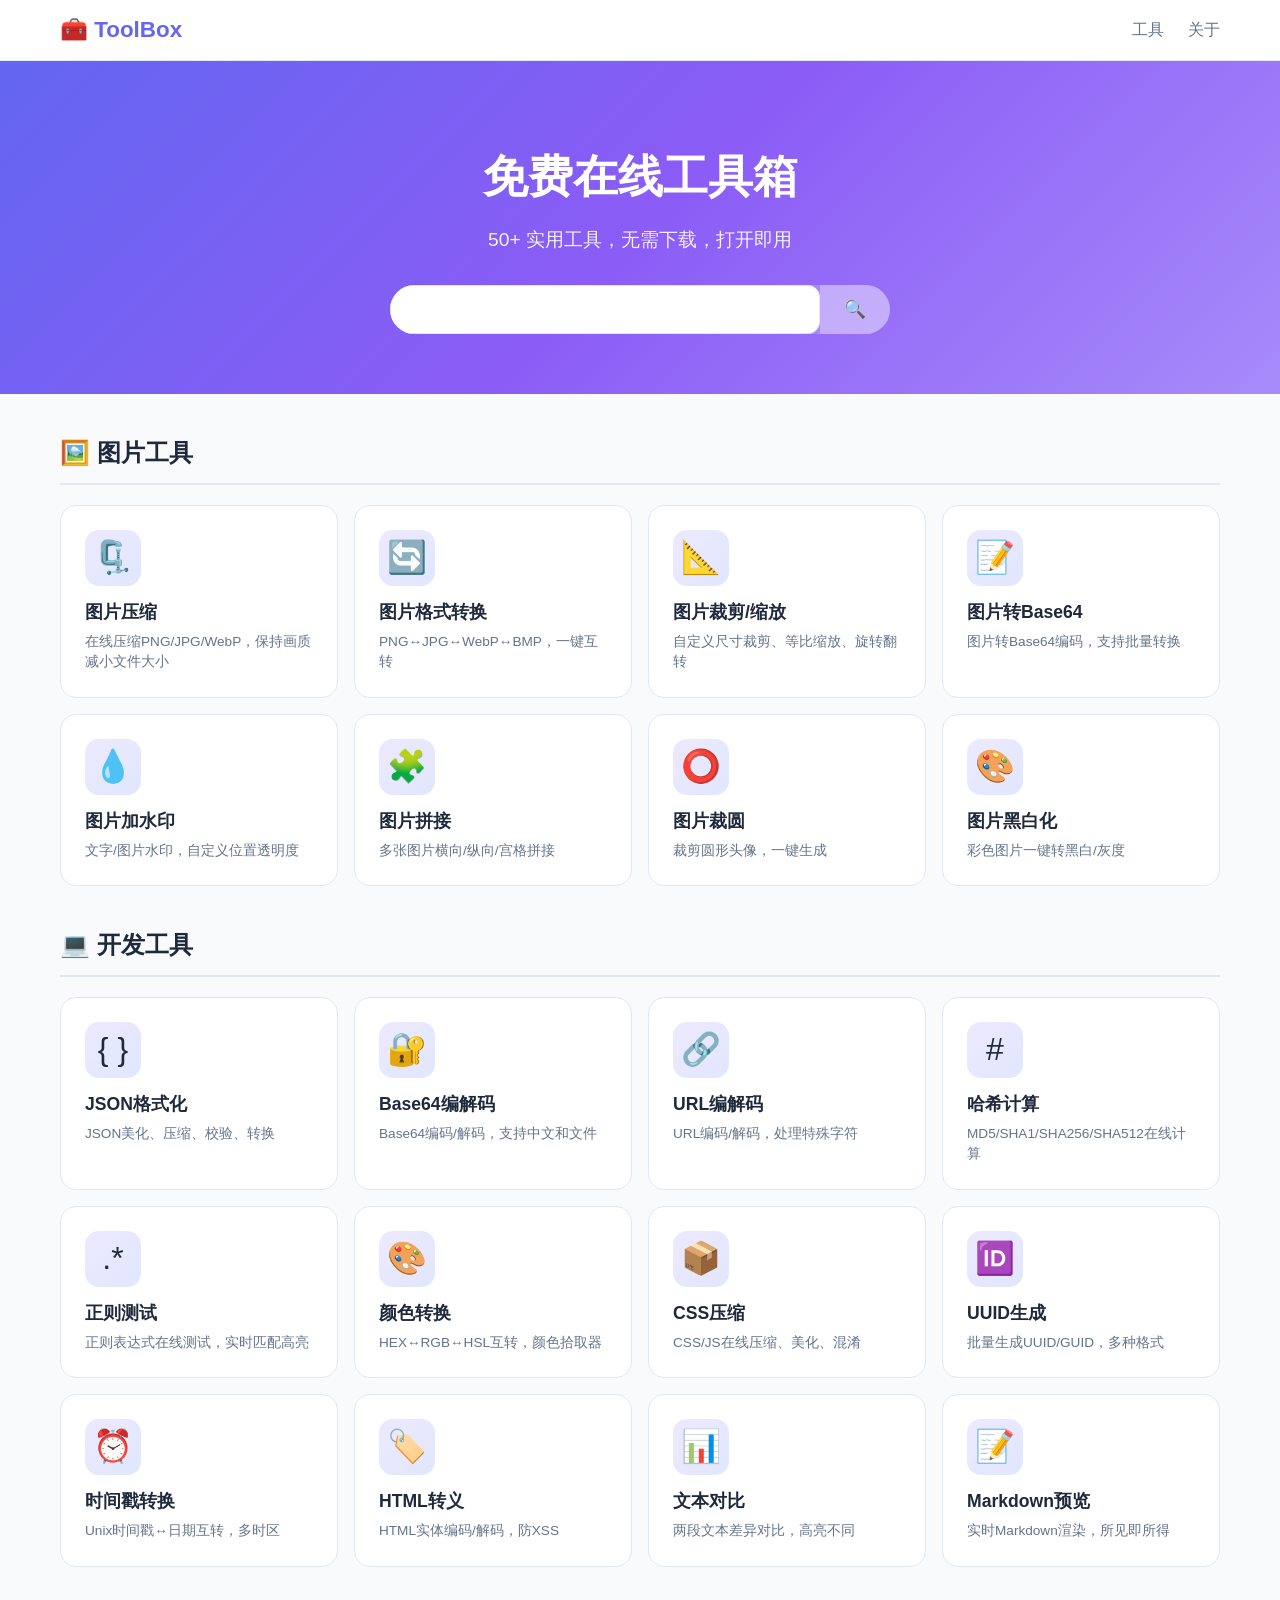
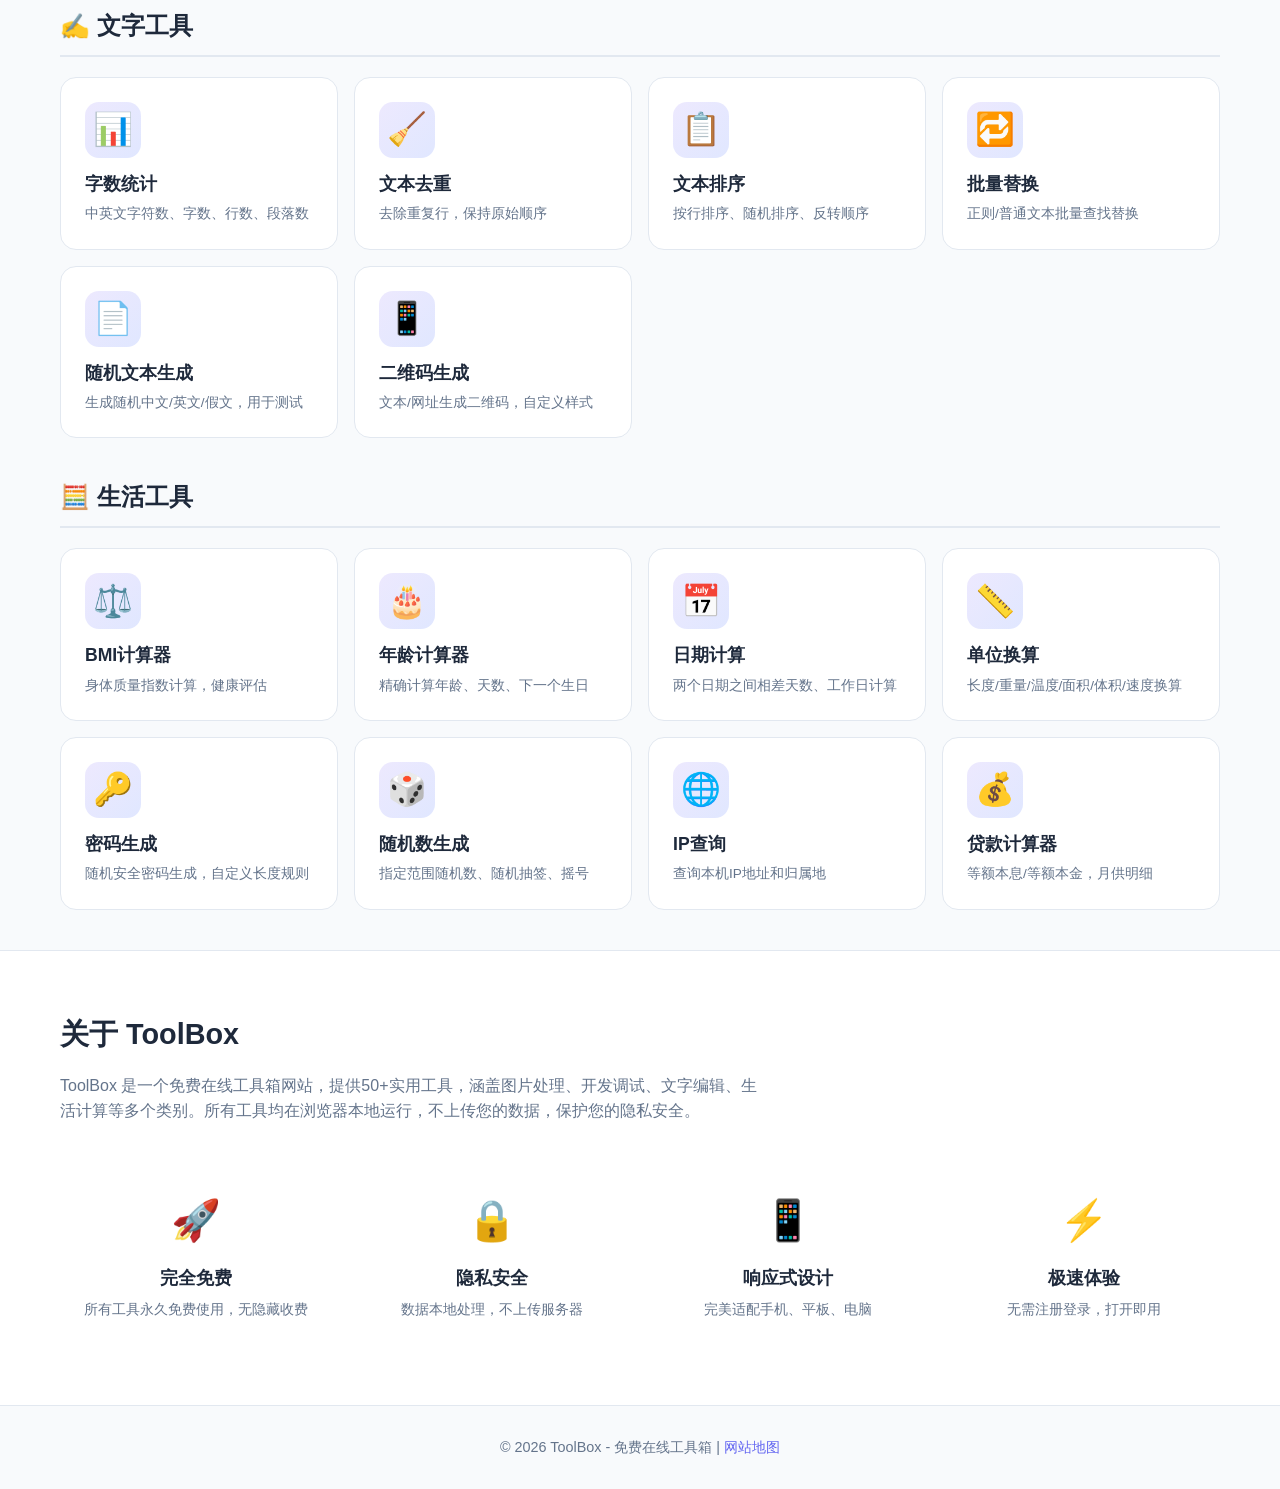
<file: toolbox-site/index.html>
<!DOCTYPE html>
<html lang="zh-CN">
<head>
<meta charset="UTF-8">
<meta name="viewport" content="width=device-width, initial-scale=1.0">
<title>在线工具箱 - 免费实用工具集合 | ToolBox</title>
<meta name="description" content="免费在线工具箱，提供图片压缩、JSON格式化、Base64编解码、颜色转换、文字处理等50+实用工具，无需下载，打开即用。">
<meta name="keywords" content="在线工具,工具箱,图片压缩,JSON格式化,Base64,颜色转换,文字处理,开发者工具,免费工具">
<meta name="author" content="ToolBox">
<meta property="og:title" content="在线工具箱 - 免费实用工具集合">
<meta property="og:description" content="50+免费在线工具，图片处理、开发调试、文字编辑、格式转换，打开即用。">
<meta property="og:type" content="website">
<meta property="og:url" content="https://toolbox-site.zyqmile525.workers.dev">
<link rel="canonical" href="https://toolbox-site.zyqmile525.workers.dev">
<link rel="stylesheet" href="css/style.css">
</head>
<body>
<header class="header">
  <div class="container">
    <a href="index.html" class="logo">🧰 ToolBox</a>
    <nav class="nav">
      <a href="#tools">工具</a>
      <a href="#about">关于</a>
    </nav>
  </div>
</header>

<section class="hero">
  <div class="container">
    <h1>免费在线工具箱</h1>
    <p>50+ 实用工具，无需下载，打开即用</p>
    <div class="search-box">
      <input type="text" id="searchInput" placeholder="搜索工具..." oninput="filterTools()">
      <button>🔍</button>
    </div>
  </div>
</section>

<section class="tools-section" id="tools">
  <div class="container">
    <h2 class="section-title">🖼️ 图片工具</h2>
    <div class="tools-grid" data-category="image">
      <a href="tools/image-compress.html" class="tool-card">
        <div class="tool-icon">🗜️</div>
        <h3>图片压缩</h3>
        <p>在线压缩PNG/JPG/WebP，保持画质减小文件大小</p>
      </a>
      <a href="tools/image-convert.html" class="tool-card">
        <div class="tool-icon">🔄</div>
        <h3>图片格式转换</h3>
        <p>PNG↔JPG↔WebP↔BMP，一键互转</p>
      </a>
      <a href="tools/image-resize.html" class="tool-card">
        <div class="tool-icon">📐</div>
        <h3>图片裁剪/缩放</h3>
        <p>自定义尺寸裁剪、等比缩放、旋转翻转</p>
      </a>
      <a href="tools/image-to-base64.html" class="tool-card">
        <div class="tool-icon">📝</div>
        <h3>图片转Base64</h3>
        <p>图片转Base64编码，支持批量转换</p>
      </a>
      <a href="tools/image-watermark.html" class="tool-card">
        <div class="tool-icon">💧</div>
        <h3>图片加水印</h3>
        <p>文字/图片水印，自定义位置透明度</p>
      </a>
      <a href="tools/image-merge.html" class="tool-card">
        <div class="tool-icon">🧩</div>
        <h3>图片拼接</h3>
        <p>多张图片横向/纵向/宫格拼接</p>
      </a>
      <a href="tools/image-crop-circle.html" class="tool-card">
        <div class="tool-icon">⭕</div>
        <h3>图片裁圆</h3>
        <p>裁剪圆形头像，一键生成</p>
      </a>
      <a href="tools/image-gray.html" class="tool-card">
        <div class="tool-icon">🎨</div>
        <h3>图片黑白化</h3>
        <p>彩色图片一键转黑白/灰度</p>
      </a>
    </div>

    <h2 class="section-title">💻 开发工具</h2>
    <div class="tools-grid" data-category="dev">
      <a href="tools/json-formatter.html" class="tool-card">
        <div class="tool-icon">{ }</div>
        <h3>JSON格式化</h3>
        <p>JSON美化、压缩、校验、转换</p>
      </a>
      <a href="tools/base64.html" class="tool-card">
        <div class="tool-icon">🔐</div>
        <h3>Base64编解码</h3>
        <p>Base64编码/解码，支持中文和文件</p>
      </a>
      <a href="tools/url-encode.html" class="tool-card">
        <div class="tool-icon">🔗</div>
        <h3>URL编解码</h3>
        <p>URL编码/解码，处理特殊字符</p>
      </a>
      <a href="tools/hash.html" class="tool-card">
        <div class="tool-icon">#</div>
        <h3>哈希计算</h3>
        <p>MD5/SHA1/SHA256/SHA512在线计算</p>
      </a>
      <a href="tools/regex.html" class="tool-card">
        <div class="tool-icon">.*</div>
        <h3>正则测试</h3>
        <p>正则表达式在线测试，实时匹配高亮</p>
      </a>
      <a href="tools/color-converter.html" class="tool-card">
        <div class="tool-icon">🎨</div>
        <h3>颜色转换</h3>
        <p>HEX↔RGB↔HSL互转，颜色拾取器</p>
      </a>
      <a href="tools/css-minify.html" class="tool-card">
        <div class="tool-icon">📦</div>
        <h3>CSS压缩</h3>
        <p>CSS/JS在线压缩、美化、混淆</p>
      </a>
      <a href="tools/uuid.html" class="tool-card">
        <div class="tool-icon">🆔</div>
        <h3>UUID生成</h3>
        <p>批量生成UUID/GUID，多种格式</p>
      </a>
      <a href="tools/timestamp.html" class="tool-card">
        <div class="tool-icon">⏰</div>
        <h3>时间戳转换</h3>
        <p>Unix时间戳↔日期互转，多时区</p>
      </a>
      <a href="tools/html-escape.html" class="tool-card">
        <div class="tool-icon">🏷️</div>
        <h3>HTML转义</h3>
        <p>HTML实体编码/解码，防XSS</p>
      </a>
      <a href="tools/diff.html" class="tool-card">
        <div class="tool-icon">📊</div>
        <h3>文本对比</h3>
        <p>两段文本差异对比，高亮不同</p>
      </a>
      <a href="tools/markdown.html" class="tool-card">
        <div class="tool-icon">📝</div>
        <h3>Markdown预览</h3>
        <p>实时Markdown渲染，所见即所得</p>
      </a>
    </div>

    <h2 class="section-title">✍️ 文字工具</h2>
    <div class="tools-grid" data-category="text">
      <a href="tools/word-count.html" class="tool-card">
        <div class="tool-icon">📊</div>
        <h3>字数统计</h3>
        <p>中英文字符数、字数、行数、段落数</p>
      </a>
      <a href="tools/text-dedup.html" class="tool-card">
        <div class="tool-icon">🧹</div>
        <h3>文本去重</h3>
        <p>去除重复行，保持原始顺序</p>
      </a>
      <a href="tools/text-sort.html" class="tool-card">
        <div class="tool-icon">📋</div>
        <h3>文本排序</h3>
        <p>按行排序、随机排序、反转顺序</p>
      </a>
      <a href="tools/text-replace.html" class="tool-card">
        <div class="tool-icon">🔁</div>
        <h3>批量替换</h3>
        <p>正则/普通文本批量查找替换</p>
      </a>
      <a href="tools/lorem.html" class="tool-card">
        <div class="tool-icon">📄</div>
        <h3>随机文本生成</h3>
        <p>生成随机中文/英文/假文，用于测试</p>
      </a>
      <a href="tools/qr-code.html" class="tool-card">
        <div class="tool-icon">📱</div>
        <h3>二维码生成</h3>
        <p>文本/网址生成二维码，自定义样式</p>
      </a>
    </div>

    <h2 class="section-title">🧮 生活工具</h2>
    <div class="tools-grid" data-category="life">
      <a href="tools/bmi.html" class="tool-card">
        <div class="tool-icon">⚖️</div>
        <h3>BMI计算器</h3>
        <p>身体质量指数计算，健康评估</p>
      </a>
      <a href="tools/age.html" class="tool-card">
        <div class="tool-icon">🎂</div>
        <h3>年龄计算器</h3>
        <p>精确计算年龄、天数、下一个生日</p>
      </a>
      <a href="tools/date-diff.html" class="tool-card">
        <div class="tool-icon">📅</div>
        <h3>日期计算</h3>
        <p>两个日期之间相差天数、工作日计算</p>
      </a>
      <a href="tools/unit-convert.html" class="tool-card">
        <div class="tool-icon">📏</div>
        <h3>单位换算</h3>
        <p>长度/重量/温度/面积/体积/速度换算</p>
      </a>
      <a href="tools/password-gen.html" class="tool-card">
        <div class="tool-icon">🔑</div>
        <h3>密码生成</h3>
        <p>随机安全密码生成，自定义长度规则</p>
      </a>
      <a href="tools/random-number.html" class="tool-card">
        <div class="tool-icon">🎲</div>
        <h3>随机数生成</h3>
        <p>指定范围随机数、随机抽签、摇号</p>
      </a>
      <a href="tools/ip.html" class="tool-card">
        <div class="tool-icon">🌐</div>
        <h3>IP查询</h3>
        <p>查询本机IP地址和归属地</p>
      </a>
      <a href="tools/loan.html" class="tool-card">
        <div class="tool-icon">💰</div>
        <h3>贷款计算器</h3>
        <p>等额本息/等额本金，月供明细</p>
      </a>
    </div>
  </div>
</section>

<section class="about-section" id="about">
  <div class="container">
    <h2>关于 ToolBox</h2>
    <p>ToolBox 是一个免费在线工具箱网站，提供50+实用工具，涵盖图片处理、开发调试、文字编辑、生活计算等多个类别。所有工具均在浏览器本地运行，不上传您的数据，保护您的隐私安全。</p>
    <div class="features">
      <div class="feature">
        <div class="feature-icon">🚀</div>
        <h3>完全免费</h3>
        <p>所有工具永久免费使用，无隐藏收费</p>
      </div>
      <div class="feature">
        <div class="feature-icon">🔒</div>
        <h3>隐私安全</h3>
        <p>数据本地处理，不上传服务器</p>
      </div>
      <div class="feature">
        <div class="feature-icon">📱</div>
        <h3>响应式设计</h3>
        <p>完美适配手机、平板、电脑</p>
      </div>
      <div class="feature">
        <div class="feature-icon">⚡</div>
        <h3>极速体验</h3>
        <p>无需注册登录，打开即用</p>
      </div>
    </div>
  </div>
</section>

<footer class="footer">
  <div class="container">
    <p>© 2026 ToolBox - 免费在线工具箱 | <a href="sitemap.xml">网站地图</a></p>
  </div>
</footer>

<script src="js/main.js"></script>
</body>
</html>
</file>
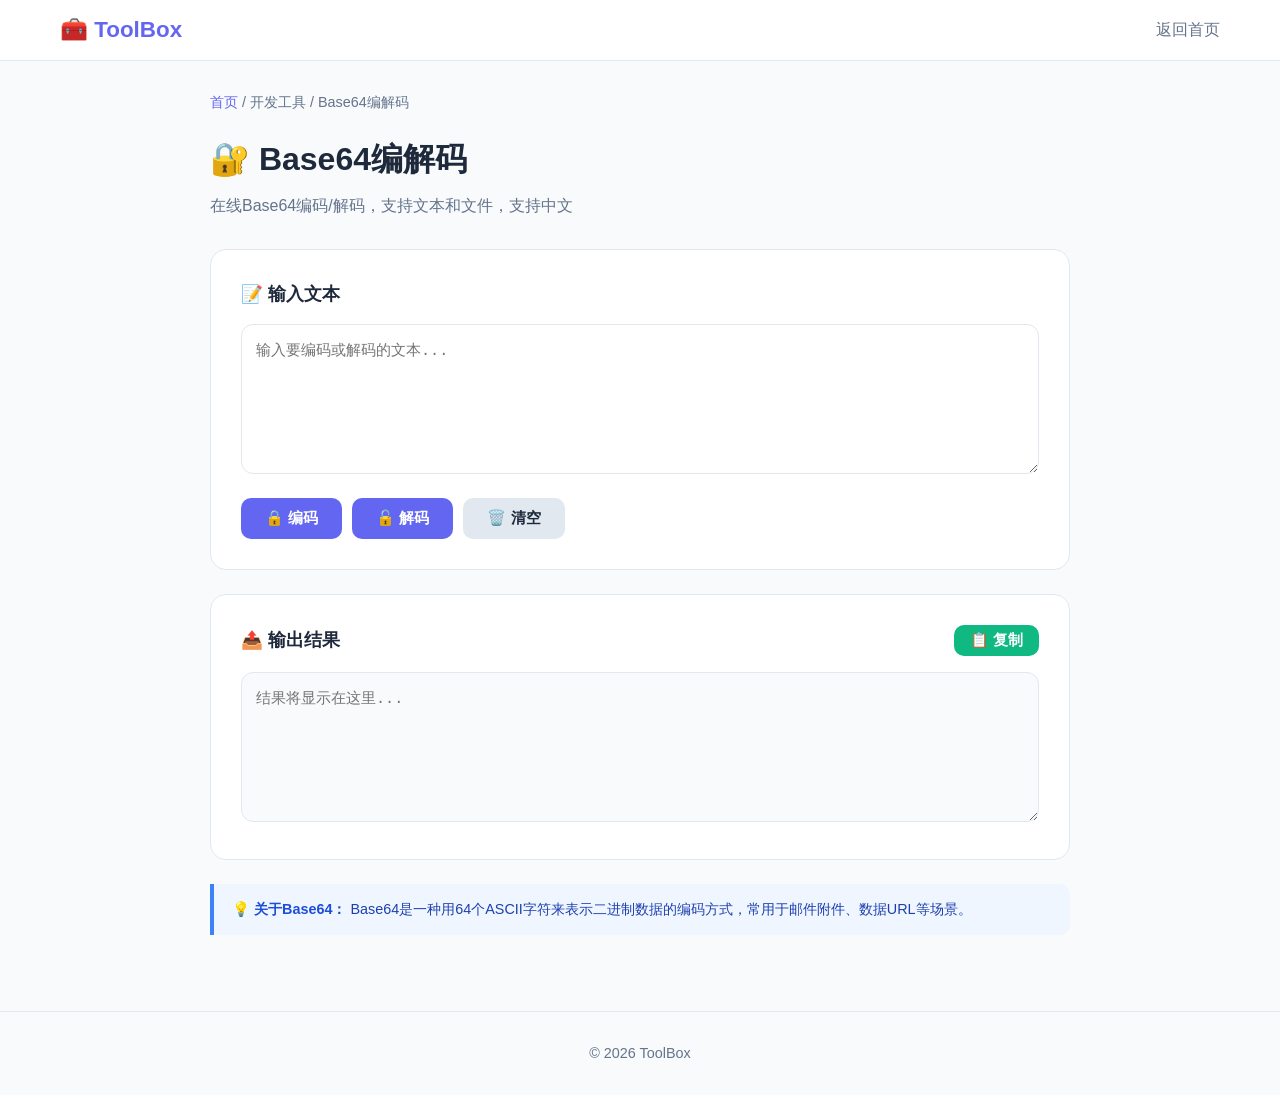
<file: toolbox-site/tools/base64.html>
<!DOCTYPE html>
<html lang="zh-CN">
<head>
<meta charset="UTF-8">
<meta name="viewport" content="width=device-width, initial-scale=1.0">
<title>Base64编解码 - 在线Base64编码解码工具 | ToolBox</title>
<meta name="description" content="免费在线Base64编码解码工具，支持文本和文件的Base64转换，支持中文。">
<link rel="stylesheet" href="../css/style.css">
</head>
<body>
<header class="header"><div class="container"><a href="../index.html" class="logo">🧰 ToolBox</a><nav class="nav"><a href="../index.html">返回首页</a></nav></div></header>
<main class="tool-page"><div class="container">
<div class="breadcrumb"><a href="../index.html">首页</a> / 开发工具 / Base64编解码</div>
<h1>🔐 Base64编解码</h1>
<p class="subtitle">在线Base64编码/解码，支持文本和文件，支持中文</p>
<div class="tool-area">
<h3>📝 输入文本</h3>
<textarea id="input" placeholder="输入要编码或解码的文本..."></textarea>
<div class="btn-group">
<button class="btn btn-primary" onclick="encode()">🔒 编码</button>
<button class="btn btn-primary" onclick="decode()">🔓 解码</button>
<button class="btn btn-secondary" onclick="clearAll()">🗑️ 清空</button>
</div></div>
<div class="tool-area">
<h3>📤 输出结果 <button class="btn btn-success" style="margin-left:auto;padding:6px 16px;font-size:0.85em" onclick="copyToClipboard(output.value)">📋 复制</button></h3>
<textarea id="output" placeholder="结果将显示在这里..." style="min-height:150px;background:#f8fafc"></textarea>
</div>
<div class="tip"><strong>💡 关于Base64：</strong> Base64是一种用64个ASCII字符来表示二进制数据的编码方式，常用于邮件附件、数据URL等场景。</div>
</div></main>
<footer class="footer"><div class="container">© 2026 ToolBox</div></footer>
<script src="../js/main.js"></script>
<script>
function encode(){try{output.value=btoa(unescape(encodeURIComponent(input.value)));showToast('编码成功')}catch(e){output.value='❌ 错误: '+e.message}}
function decode(){try{output.value=decodeURIComponent(escape(atob(input.value.trim())));showToast('解码成功')}catch(e){output.value='❌ 错误: 请输入有效的Base64字符串'}}
function clearAll(){input.value='';output.value=''}
</script>
</body>
</html>
</file>
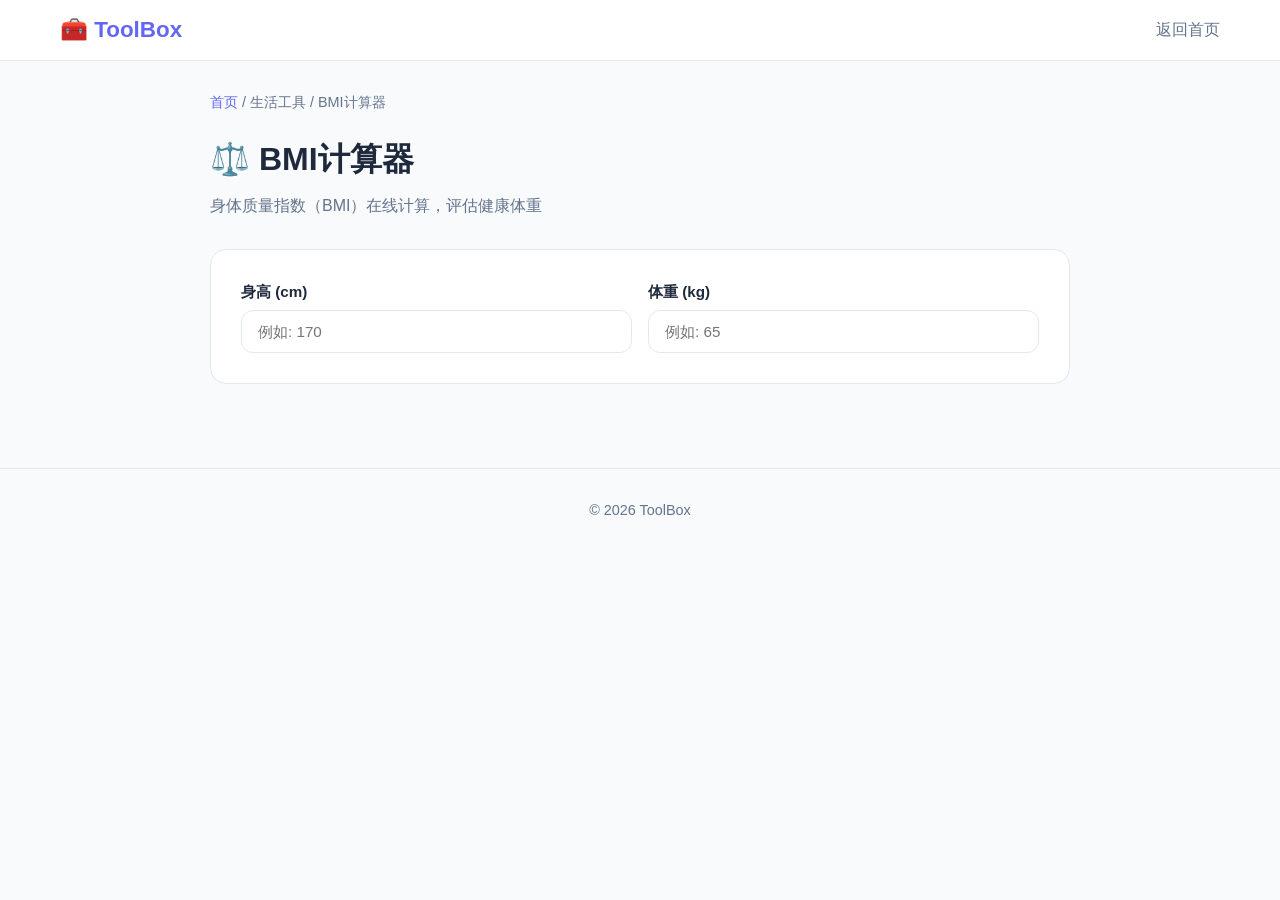
<file: toolbox-site/tools/bmi.html>
<!DOCTYPE html>
<html lang="zh-CN">
<head>
<meta charset="UTF-8">
<meta name="viewport" content="width=device-width, initial-scale=1.0">
<title>BMI计算器 - 身体质量指数在线计算 | ToolBox</title>
<meta name="description" content="免费在线BMI计算器，计算身体质量指数，评估健康体重范围。">
<link rel="stylesheet" href="../css/style.css">
</head>
<body>
<header class="header"><div class="container"><a href="../index.html" class="logo">🧰 ToolBox</a><nav class="nav"><a href="../index.html">返回首页</a></nav></div></header>
<main class="tool-page"><div class="container">
<div class="breadcrumb"><a href="../index.html">首页</a> / 生活工具 / BMI计算器</div>
<h1>⚖️ BMI计算器</h1>
<p class="subtitle">身体质量指数（BMI）在线计算，评估健康体重</p>
<div class="tool-area">
<div class="grid-2">
<div><label>身高 (cm)</label><input type="number" id="height" placeholder="例如: 170" oninput="calcBMI()"></div>
<div><label>体重 (kg)</label><input type="number" id="weight" placeholder="例如: 65" oninput="calcBMI()"></div>
</div></div>
<div class="tool-area" id="resultArea" style="display:none">
<h3>📊 计算结果</h3>
<div style="text-align:center;margin-bottom:20px"><div style="font-size:3em;font-weight:800;color:var(--primary)" id="bmiValue">-</div><div style="font-size:1.2em;margin-top:8px" id="bmiCategory">-</div></div>
<div style="background:#f1f5f9;border-radius:12px;padding:20px;margin-bottom:20px">
<div style="height:30px;border-radius:15px;overflow:hidden;position:relative;background:linear-gradient(to right,#3b82f6,#10b981,#f59e0b,#ef4444)"><div id="bmiMarker" style="position:absolute;top:-5px;width:4px;height:40px;background:#000;border-radius:2px;transition:left 0.5s"></div></div>
<div style="display:flex;justify-content:space-between;font-size:0.75em;color:var(--text-light);margin-top:4px"><span>偏瘦 &lt;18.5</span><span>正常 18.5-24</span><span>超重 24-28</span><span>肥胖 &gt;28</span></div>
</div>
<div style="display:grid;grid-template-columns:1fr 1fr;gap:16px">
<div style="background:#eff6ff;padding:16px;border-radius:12px"><div style="font-size:0.85em;color:var(--text-light)">健康体重范围</div><div style="font-size:1.2em;font-weight:bold;color:#3b82f6" id="healthyRange">-</div></div>
<div style="background:#fef3c7;padding:16px;border-radius:12px"><div style="font-size:0.85em;color:var(--text-light)">理想体重</div><div style="font-size:1.2em;font-weight:bold;color:#d97706" id="idealWeight">-</div></div>
</div>
<div class="tip" style="margin-top:20px"><strong>⚠️ 注意：</strong> BMI仅供参考，不适用于运动员、孕妇、儿童等特殊人群。</div>
</div>
</div></main>
<footer class="footer"><div class="container">© 2026 ToolBox</div></footer>
<script src="../js/main.js"></script>
<script>
function calcBMI(){const h=parseFloat(document.getElementById('height').value),w=parseFloat(document.getElementById('weight').value);if(!h||!w||h<=0||w<=0){document.getElementById('resultArea').style.display='none';return}document.getElementById('resultArea').style.display='';const hm=h/100,bmi=w/(hm*hm);document.getElementById('bmiValue').textContent=bmi.toFixed(1);let cat,color;if(bmi<18.5){cat='偏瘦';color='#3b82f6'}else if(bmi<24){cat='正常';color='#10b981'}else if(bmi<28){cat='超重';color='#f59e0b'}else{cat='肥胖';color='#ef4444'}document.getElementById('bmiCategory').innerHTML='<span style="color:'+color+';font-weight:bold">'+cat+'</span>';const pct=Math.min(100,Math.max(0,((bmi-15)/20)*100));document.getElementById('bmiMarker').style.left=pct+'%';document.getElementById('healthyRange').textContent=(18.5*hm*hm).toFixed(1)+' - '+(24*hm*hm).toFixed(1)+' kg';document.getElementById('idealWeight').textContent=(22*hm*hm).toFixed(1)+' kg'}
</script>
</body>
</html>
</file>
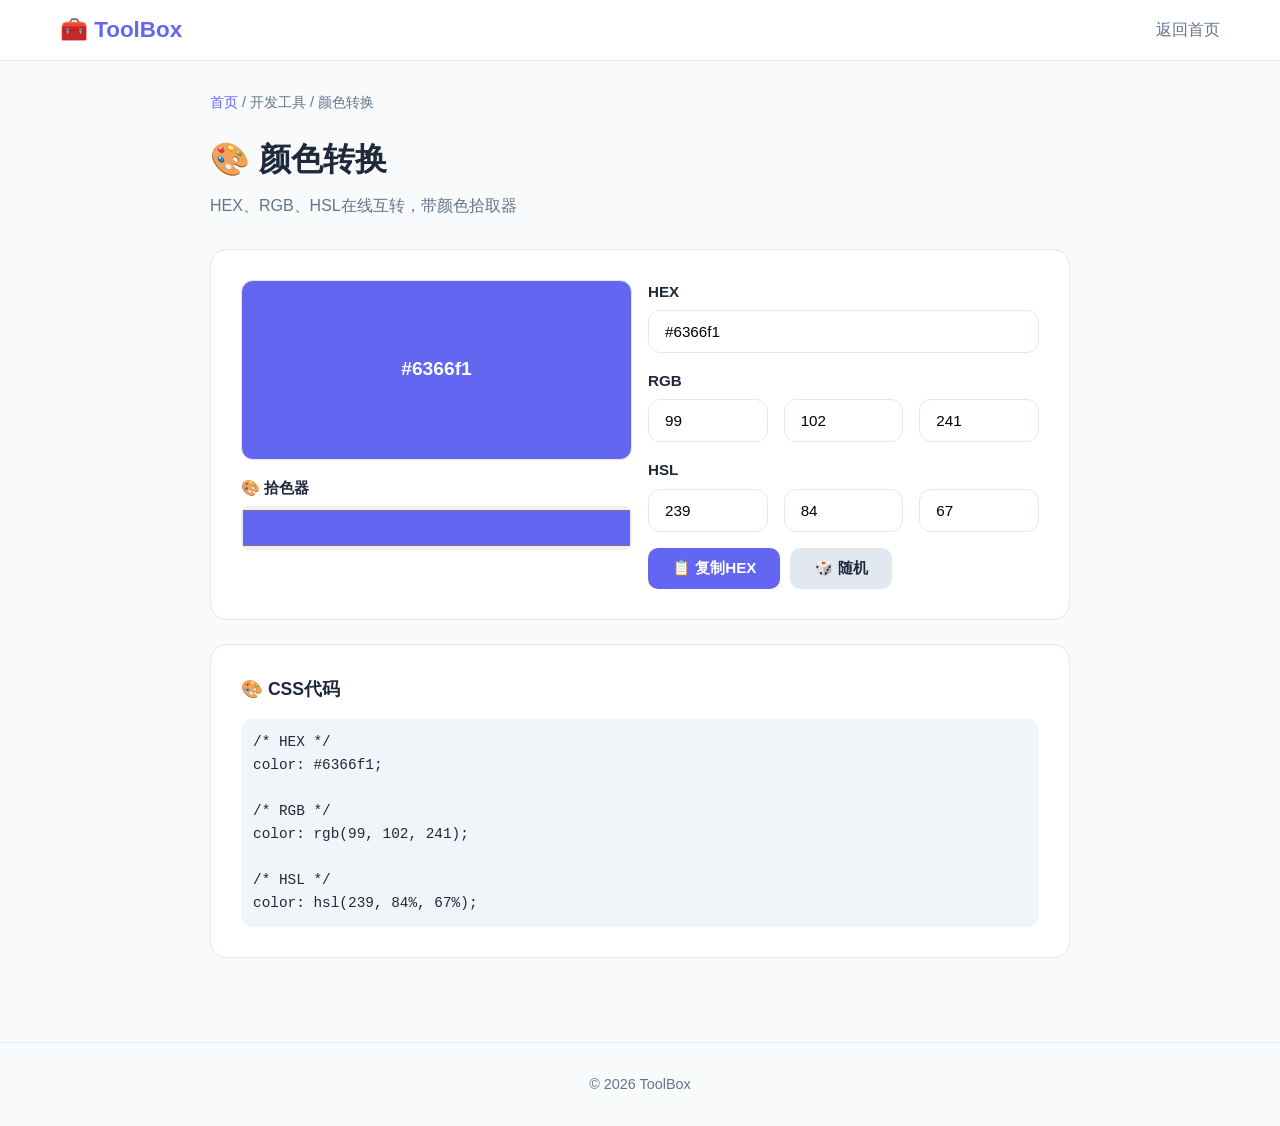
<file: toolbox-site/tools/color-converter.html>
<!DOCTYPE html>
<html lang="zh-CN">
<head>
<meta charset="UTF-8">
<meta name="viewport" content="width=device-width, initial-scale=1.0">
<title>颜色转换 - HEX/RGB/HSL在线转换 | ToolBox</title>
<meta name="description" content="免费在线颜色转换工具，HEX、RGB、HSL互转，带颜色拾取器和调色板。">
<link rel="stylesheet" href="../css/style.css">
</head>
<body>
<header class="header"><div class="container"><a href="../index.html" class="logo">🧰 ToolBox</a><nav class="nav"><a href="../index.html">返回首页</a></nav></div></header>
<main class="tool-page"><div class="container">
<div class="breadcrumb"><a href="../index.html">首页</a> / 开发工具 / 颜色转换</div>
<h1>🎨 颜色转换</h1>
<p class="subtitle">HEX、RGB、HSL在线互转，带颜色拾取器</p>
<div class="tool-area">
<div class="grid-2">
<div>
<div style="width:100%;height:180px;border-radius:12px;margin-bottom:16px;border:1px solid var(--border)" id="colorPreview"></div>
<label>🎨 拾色器</label>
<input type="color" id="colorPicker" value="#6366f1" style="width:100%;height:44px;border:none;border-radius:8px;cursor:pointer" onchange="fromPicker(this.value)">
</div>
<div>
<div style="margin-bottom:16px"><label>HEX</label><input type="text" id="hex" value="#6366f1" oninput="fromHex()"></div>
<div style="margin-bottom:16px"><label>RGB</label><div class="grid-3"><input type="number" id="r" min="0" max="255" value="99" oninput="fromRGB()"><input type="number" id="g" min="0" max="255" value="102" oninput="fromRGB()"><input type="number" id="b" min="0" max="255" value="241" oninput="fromRGB()"></div></div>
<div style="margin-bottom:16px"><label>HSL</label><div class="grid-3"><input type="number" id="h" min="0" max="360" value="239" oninput="fromHSL()"><input type="number" id="s" min="0" max="100" value="84" oninput="fromHSL()"><input type="number" id="l" min="0" max="100" value="67" oninput="fromHSL()"></div></div>
<div class="btn-group"><button class="btn btn-primary" onclick="copyToClipboard(document.getElementById('hex').value)">📋 复制HEX</button><button class="btn btn-secondary" onclick="randomColor()">🎲 随机</button></div>
</div></div></div>
<div class="tool-area"><h3>🎨 CSS代码</h3><div id="cssOutput" class="result-area" style="min-height:auto;padding:12px"></div></div>
</div></main>
<footer class="footer"><div class="container">© 2026 ToolBox</div></footer>
<script src="../js/main.js"></script>
<script>
function fromPicker(v){document.getElementById('hex').value=v;fromHex()}
function fromHex(){let h=document.getElementById('hex').value.trim();if(!h.startsWith('#'))h='#'+h;if(h.length===4)h='#'+h[1]+h[1]+h[2]+h[2]+h[3]+h[3];if(!/^#[0-9a-fA-F]{6}$/.test(h))return;const r=parseInt(h.slice(1,3),16),g=parseInt(h.slice(3,5),16),b=parseInt(h.slice(5,7),16);document.getElementById('r').value=r;document.getElementById('g').value=g;document.getElementById('b').value=b;const[sh,ss,sl]=rgbToHsl(r,g,b);document.getElementById('h').value=sh;document.getElementById('s').value=ss;document.getElementById('l').value=sl;updatePreview(r,g,b,h)}
function fromRGB(){const r=parseInt(document.getElementById('r').value)||0,g=parseInt(document.getElementById('g').value)||0,b=parseInt(document.getElementById('b').value)||0;const h='#'+[r,g,b].map(v=>v.toString(16).padStart(2,'0')).join('');document.getElementById('hex').value=h;const[sh,ss,sl]=rgbToHsl(r,g,b);document.getElementById('h').value=sh;document.getElementById('s').value=ss;document.getElementById('l').value=sl;updatePreview(r,g,b,h)}
function fromHSL(){const h=parseInt(document.getElementById('h').value)||0,s=parseInt(document.getElementById('s').value)||0,l=parseInt(document.getElementById('l').value)||0;const[r,g,b]=hslToRgb(h,s,l);const hex='#'+[r,g,b].map(v=>v.toString(16).padStart(2,'0')).join('');document.getElementById('r').value=r;document.getElementById('g').value=g;document.getElementById('b').value=b;document.getElementById('hex').value=hex;updatePreview(r,g,b,hex)}
function updatePreview(r,g,b,h){document.getElementById('colorPreview').style.background=h;document.getElementById('colorPicker').value=h;const lum=(0.299*r+0.587*g+0.114*b)/255;const tc=lum>0.5?'#000':'#fff';document.getElementById('colorPreview').innerHTML='<div style="display:flex;align-items:center;justify-content:center;height:100%;color:'+tc+';font-weight:bold;font-size:1.2em">'+h+'</div>';document.getElementById('cssOutput').textContent='/* HEX */\ncolor: '+h+';\n\n/* RGB */\ncolor: rgb('+r+', '+g+', '+b+');\n\n/* HSL */\ncolor: hsl('+document.getElementById('h').value+', '+document.getElementById('s').value+'%, '+document.getElementById('l').value+'%);'}
function rgbToHsl(r,g,b){r/=255;g/=255;b/=255;const mx=Math.max(r,g,b),mn=Math.min(r,g,b);let h,s,l=(mx+mn)/2;if(mx===mn){h=s=0}else{const d=mx-mn;s=l>0.5?d/(2-mx-mn):d/(mx+mn);switch(mx){case r:h=((g-b)/d+(g<b?6:0))/6;break;case g:h=((b-r)/d+2)/6;break;case b:h=((r-g)/d+4)/6;break}}return[Math.round(h*360),Math.round(s*100),Math.round(l*100)]}
function hslToRgb(h,s,l){h/=360;s/=100;l/=100;if(s===0){const v=Math.round(l*255);return[v,v,v]}const h2r=(p,q,t)=>{if(t<0)t+=1;if(t>1)t-=1;if(t<1/6)return p+(q-p)*6*t;if(t<1/2)return q;if(t<2/3)return p+(q-p)*(2/3-t)*6;return p};const q=l<0.5?l*(1+s):l+s-l*s,p=2*l-q;return[Math.round(h2r(p,q,h+1/3)*255),Math.round(h2r(p,q,h)*255),Math.round(h2r(p,q,h-1/3)*255)]}
function randomColor(){const h='#'+Math.floor(Math.random()*16777215).toString(16).padStart(6,'0');document.getElementById('hex').value=h;fromHex()}
fromHex();
</script>
</body>
</html>
</file>
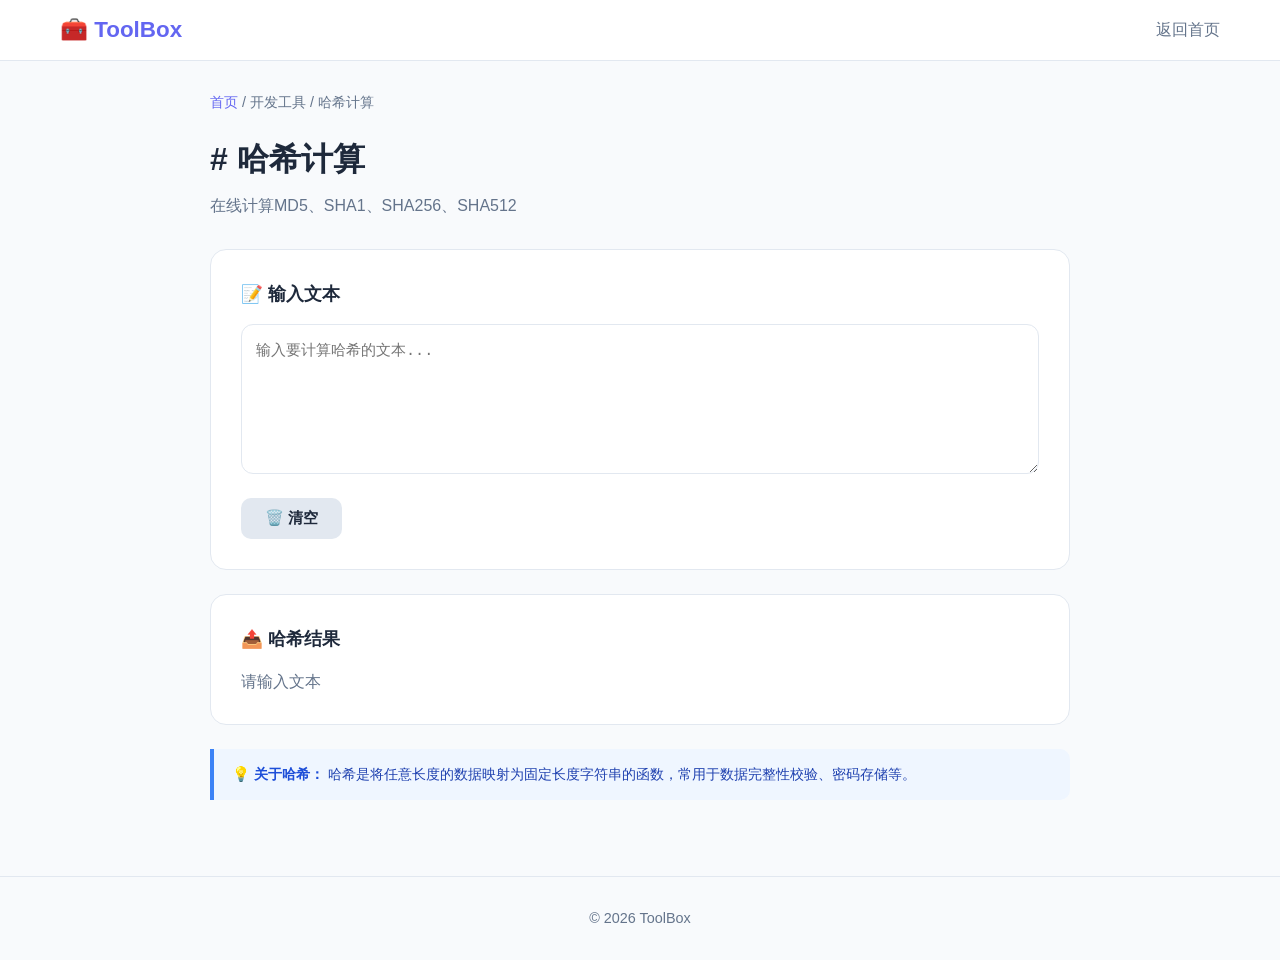
<file: toolbox-site/tools/hash.html>
<!DOCTYPE html>
<html lang="zh-CN">
<head>
<meta charset="UTF-8">
<meta name="viewport" content="width=device-width, initial-scale=1.0">
<title>哈希计算 - MD5/SHA在线计算 | ToolBox</title>
<meta name="description" content="免费在线哈希计算工具，支持MD5、SHA1、SHA256、SHA512在线计算。">
<link rel="stylesheet" href="../css/style.css">
</head>
<body>
<header class="header"><div class="container"><a href="../index.html" class="logo">🧰 ToolBox</a><nav class="nav"><a href="../index.html">返回首页</a></nav></div></header>
<main class="tool-page"><div class="container">
<div class="breadcrumb"><a href="../index.html">首页</a> / 开发工具 / 哈希计算</div>
<h1># 哈希计算</h1>
<p class="subtitle">在线计算MD5、SHA1、SHA256、SHA512</p>
<div class="tool-area">
<h3>📝 输入文本</h3>
<textarea id="input" placeholder="输入要计算哈希的文本..." oninput="calcHash()"></textarea>
<div class="btn-group"><button class="btn btn-secondary" onclick="clearAll()">🗑️ 清空</button></div>
</div>
<div class="tool-area"><h3>📤 哈希结果</h3><div id="results" style="color:var(--text-light)">请输入文本</div></div>
<div class="tip"><strong>💡 关于哈希：</strong> 哈希是将任意长度的数据映射为固定长度字符串的函数，常用于数据完整性校验、密码存储等。</div>
</div></main>
<footer class="footer"><div class="container">© 2026 ToolBox</div></footer>
<script src="../js/main.js"></script>
<script>
async function calcHash(){const text=document.getElementById('input').value;if(!text){document.getElementById('results').innerHTML='<span style="color:var(--text-light)">请输入文本</span>';return}const data=new TextEncoder().encode(text);let html='';const algos=['SHA-1','SHA-256','SHA-512'];for(const a of algos){const buf=await crypto.subtle.digest(a,data);const hash=Array.from(new Uint8Array(buf)).map(b=>b.toString(16).padStart(2,'0')).join('');html+='<div style="margin-bottom:12px"><label style="font-weight:bold;color:var(--primary)">'+a+'</label><div style="display:flex;gap:8px;align-items:center"><input type="text" value="'+hash+'" readonly style="font-family:Consolas,monospace;font-size:0.85em;background:#f8fafc"><button class="btn btn-secondary" style="padding:8px 12px" onclick="copyToClipboard(\''+hash+'\')">📋</button></div></div>'}document.getElementById('results').innerHTML=html}
function clearAll(){document.getElementById('input').value='';document.getElementById('results').innerHTML=''}
</script>
</body>
</html>
</file>
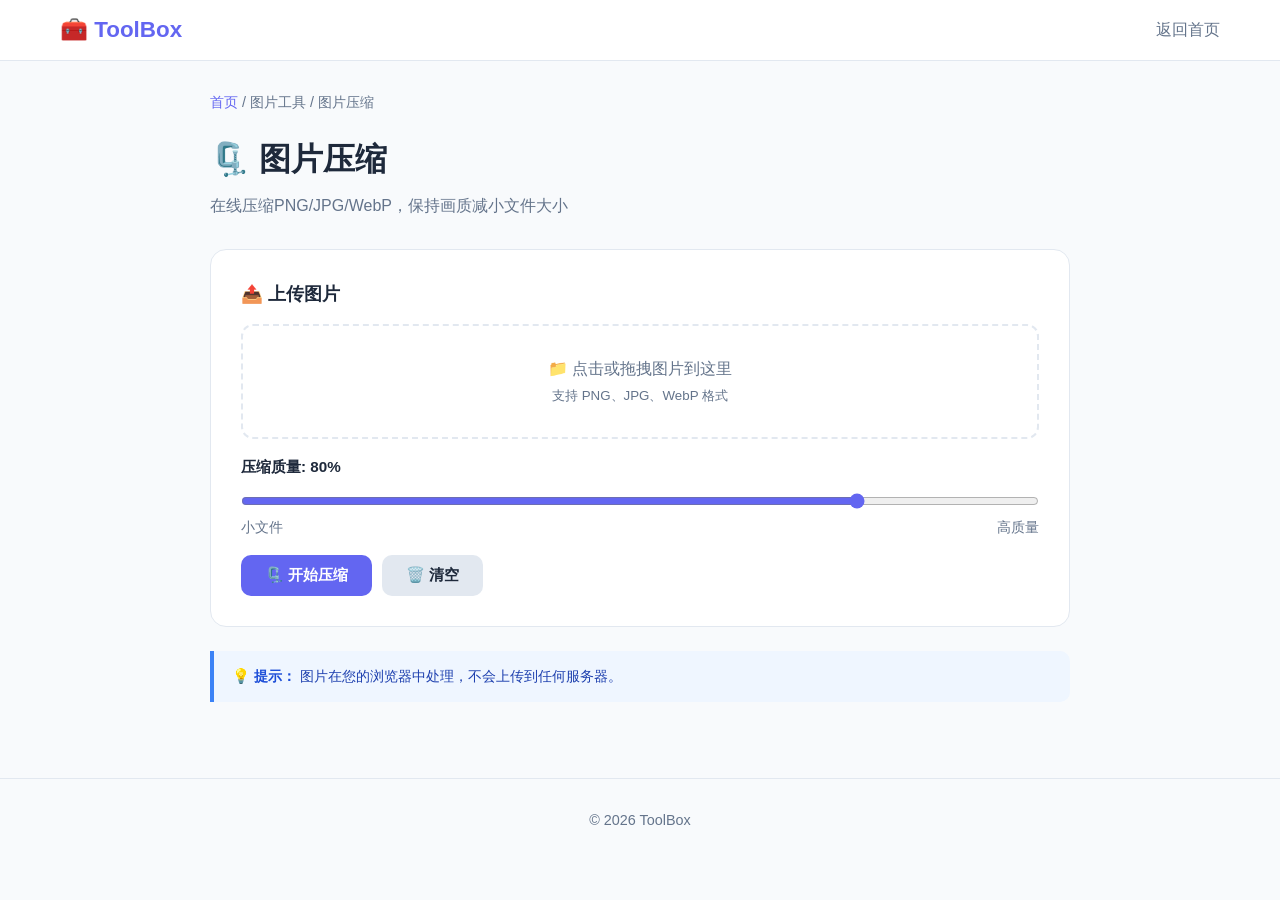
<file: toolbox-site/tools/image-compress.html>
<!DOCTYPE html>
<html lang="zh-CN">
<head>
<meta charset="UTF-8">
<meta name="viewport" content="width=device-width, initial-scale=1.0">
<title>图片压缩 - 在线免费图片压缩工具 | ToolBox</title>
<meta name="description" content="免费在线图片压缩工具，支持PNG/JPG/WebP格式，保持画质减小文件大小。">
<link rel="stylesheet" href="../css/style.css">
</head>
<body>
<header class="header"><div class="container"><a href="../index.html" class="logo">🧰 ToolBox</a><nav class="nav"><a href="../index.html">返回首页</a></nav></div></header>
<main class="tool-page"><div class="container">
<div class="breadcrumb"><a href="../index.html">首页</a> / 图片工具 / 图片压缩</div>
<h1>🗜️ 图片压缩</h1>
<p class="subtitle">在线压缩PNG/JPG/WebP，保持画质减小文件大小</p>
<div class="tool-area">
<h3>📤 上传图片</h3>
<div class="preview-area" id="dropZone" onclick="document.getElementById('fileInput').click()">
<div id="dropText">📁 点击或拖拽图片到这里<br><small>支持 PNG、JPG、WebP 格式</small></div>
<canvas id="previewCanvas" style="display:none;max-width:100%;border-radius:8px"></canvas>
</div>
<input type="file" id="fileInput" accept="image/*" multiple style="display:none" onchange="handleFiles(this.files)">
<div style="margin-top:16px"><label>压缩质量: <span id="qualityVal">80</span>%</label>
<input type="range" id="quality" min="10" max="100" value="80" oninput="document.getElementById('qualityVal').textContent=this.value">
<div class="range-labels"><span>小文件</span><span>高质量</span></div></div>
<div class="btn-group">
<button class="btn btn-primary" onclick="compressImages()">🗜️ 开始压缩</button>
<button class="btn btn-success" onclick="downloadAll()" id="downloadBtn" style="display:none">💾 全部下载</button>
<button class="btn btn-secondary" onclick="clearImages()">🗑️ 清空</button>
</div></div>
<div class="tool-area" id="resultsArea" style="display:none"><h3>📊 压缩结果</h3><div id="results"></div></div>
<div class="tip"><strong>💡 提示：</strong> 图片在您的浏览器中处理，不会上传到任何服务器。</div>
</div></main>
<footer class="footer"><div class="container">© 2026 ToolBox</div></footer>
<script src="../js/main.js"></script>
<script>
let imageFiles=[],compressedResults=[];
const dz=document.getElementById('dropZone');
dz.addEventListener('dragover',e=>{e.preventDefault();dz.style.borderColor='var(--primary)'});
dz.addEventListener('dragleave',()=>{dz.style.borderColor=''});
dz.addEventListener('drop',e=>{e.preventDefault();dz.style.borderColor='';handleFiles(e.dataTransfer.files)});
function handleFiles(files){for(const f of files){if(!f.type.startsWith('image/'))continue;imageFiles.push(f)}if(imageFiles.length>0)showPreview(imageFiles[0]);showToast('已添加 '+files.length+' 张图片')}
function showPreview(file){const c=document.getElementById('previewCanvas'),ctx=c.getContext('2d'),img=new Image();img.onload=()=>{c.width=Math.min(img.width,400);c.height=c.width*(img.height/img.width);ctx.drawImage(img,0,0,c.width,c.height);c.style.display='block';document.getElementById('dropText').style.display='none'};img.src=URL.createObjectURL(file)}
async function compressImages(){if(!imageFiles.length){showToast('请先上传图片');return}const q=parseInt(document.getElementById('quality').value)/100;compressedResults=[];for(const f of imageFiles){compressedResults.push(await new Promise(r=>{const img=new Image();img.onload=()=>{const c=document.createElement('canvas');c.width=img.width;c.height=img.height;c.getContext('2d').drawImage(img,0,0);c.toBlob(b=>{r({name:f.name.replace(/\.[^.]+$/,'')+'.jpg',url:URL.createObjectURL(b),orig:f.size,comp:b.size,ratio:((1-b.size/f.size)*100).toFixed(1)})},'image/jpeg',q)};img.src=URL.createObjectURL(f)}))}renderResults();document.getElementById('downloadBtn').style.display='';document.getElementById('resultsArea').style.display=''}
function renderResults(){let to=0,tc=0;document.getElementById('results').innerHTML=compressedResults.map(r=>{to+=r.orig;tc+=r.comp;return'<div style="display:flex;justify-content:space-between;align-items:center;padding:12px;border-bottom:1px solid var(--border)"><div><strong>'+r.name+'</strong><br><small>'+formatSize(r.orig)+' → '+formatSize(r.comp)+' <span style="color:#10b981">↓'+r.ratio+'%</span></small></div><a href="'+r.url+'" download="'+r.name+'" class="btn btn-secondary" style="padding:6px 14px;font-size:0.85em">下载</a></div>'}).join('')+'<div style="padding:12px;font-weight:bold;background:#f1f5f9">总计: '+formatSize(to)+' → '+formatSize(tc)+' <span style="color:#10b981">↓'+((1-tc/to)*100).toFixed(1)+'%</span></div>'}
function downloadAll(){compressedResults.forEach(r=>{const a=document.createElement('a');a.href=r.url;a.download=r.name;a.click()})}
function clearImages(){imageFiles=[];compressedResults=[];document.getElementById('previewCanvas').style.display='none';document.getElementById('dropText').style.display='';document.getElementById('resultsArea').style.display='none';document.getElementById('downloadBtn').style.display='none'}
</script>
</body>
</html>
</file>
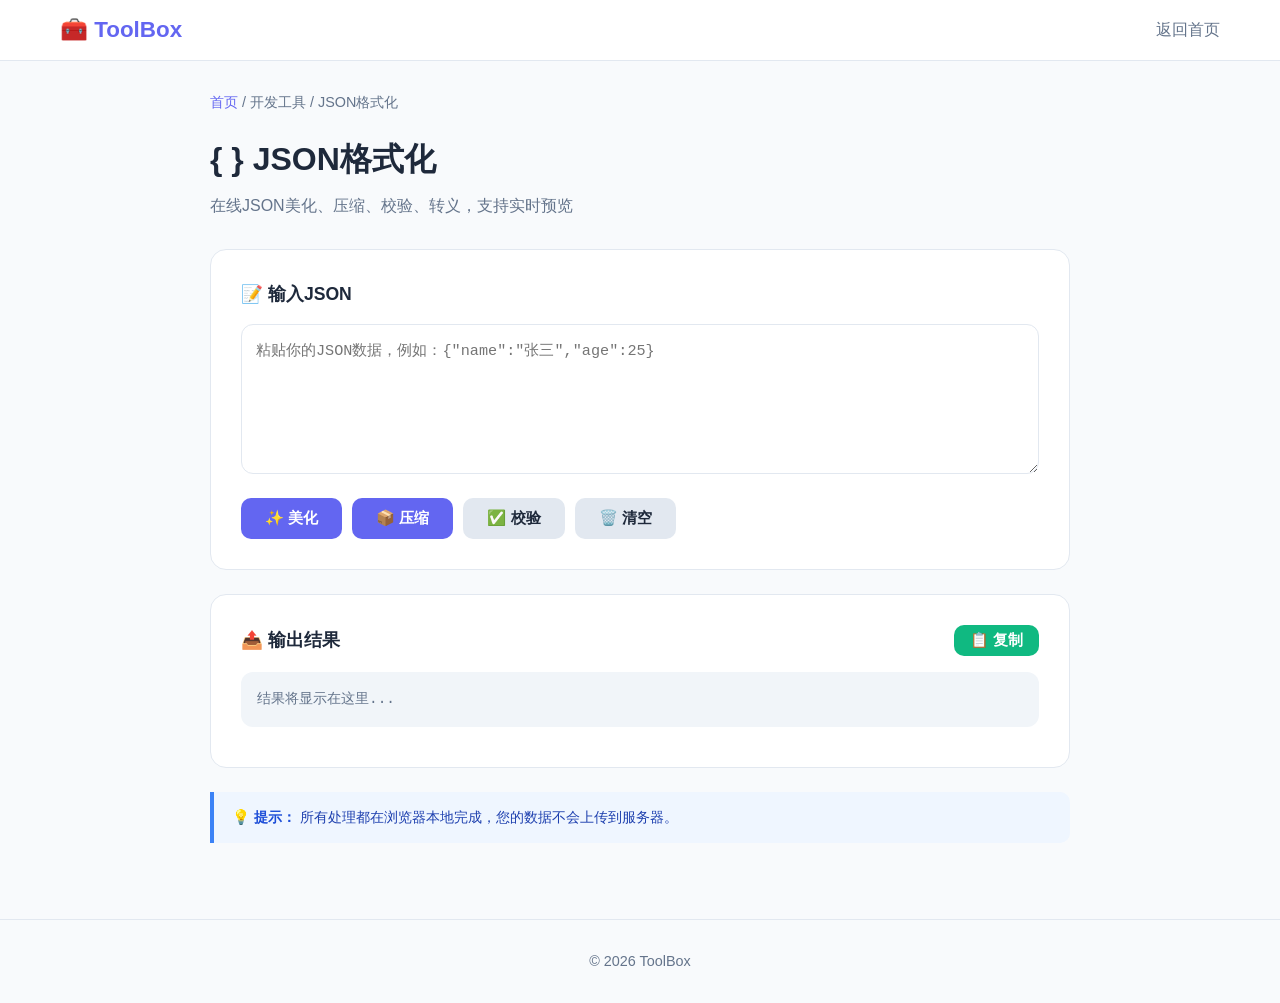
<file: toolbox-site/tools/json-formatter.html>
<!DOCTYPE html>
<html lang="zh-CN">
<head>
<meta charset="UTF-8">
<meta name="viewport" content="width=device-width, initial-scale=1.0">
<title>JSON格式化 - 在线JSON美化压缩校验 | ToolBox</title>
<meta name="description" content="免费在线JSON格式化工具，支持JSON美化、压缩、校验、转义，实时预览，一键复制。">
<link rel="stylesheet" href="../css/style.css">
</head>
<body>
<header class="header"><div class="container"><a href="../index.html" class="logo">🧰 ToolBox</a><nav class="nav"><a href="../index.html">返回首页</a></nav></div></header>
<main class="tool-page"><div class="container">
<div class="breadcrumb"><a href="../index.html">首页</a> / 开发工具 / JSON格式化</div>
<h1>{ } JSON格式化</h1>
<p class="subtitle">在线JSON美化、压缩、校验、转义，支持实时预览</p>
<div class="tool-area">
<h3>📝 输入JSON</h3>
<textarea id="input" placeholder='粘贴你的JSON数据，例如：{"name":"张三","age":25}'></textarea>
<div class="btn-group">
<button class="btn btn-primary" onclick="formatJSON()">✨ 美化</button>
<button class="btn btn-primary" onclick="compressJSON()">📦 压缩</button>
<button class="btn btn-secondary" onclick="validateJSON()">✅ 校验</button>
<button class="btn btn-secondary" onclick="clearAll()">🗑️ 清空</button>
</div></div>
<div class="tool-area">
<h3>📤 输出结果 <button class="btn btn-success" style="margin-left:auto;padding:6px 16px;font-size:0.85em" onclick="copyToClipboard(output.textContent)">📋 复制</button></h3>
<div id="output" class="result-area"></div>
<div id="stats" style="margin-top:10px;font-size:0.85em;color:var(--text-light)"></div>
</div>
<div class="tip"><strong>💡 提示：</strong> 所有处理都在浏览器本地完成，您的数据不会上传到服务器。</div>
</div></main>
<footer class="footer"><div class="container">© 2026 ToolBox</div></footer>
<script src="../js/main.js"></script>
<script>
const input=document.getElementById('input'),output=document.getElementById('output'),stats=document.getElementById('stats');
function formatJSON(){try{const o=JSON.parse(input.value);output.textContent=JSON.stringify(o,null,2);const s=JSON.stringify(o);stats.textContent='字符数: '+s.length+' | 类型: '+(Array.isArray(o)?'数组':'对象');showToast('格式化成功')}catch(e){output.textContent='❌ JSON解析错误: '+e.message}}
function compressJSON(){try{const o=JSON.parse(input.value),c=JSON.stringify(o);output.textContent=c;stats.textContent='压缩后: '+new Blob([c]).size+' 字节';showToast('压缩成功')}catch(e){output.textContent='❌ 错误: '+e.message}}
function validateJSON(){try{JSON.parse(input.value);output.textContent='✅ JSON格式正确！'}catch(e){output.textContent='❌ 错误: '+e.message}}
function clearAll(){input.value='';output.textContent='';stats.textContent=''}
</script>
</body>
</html>
</file>
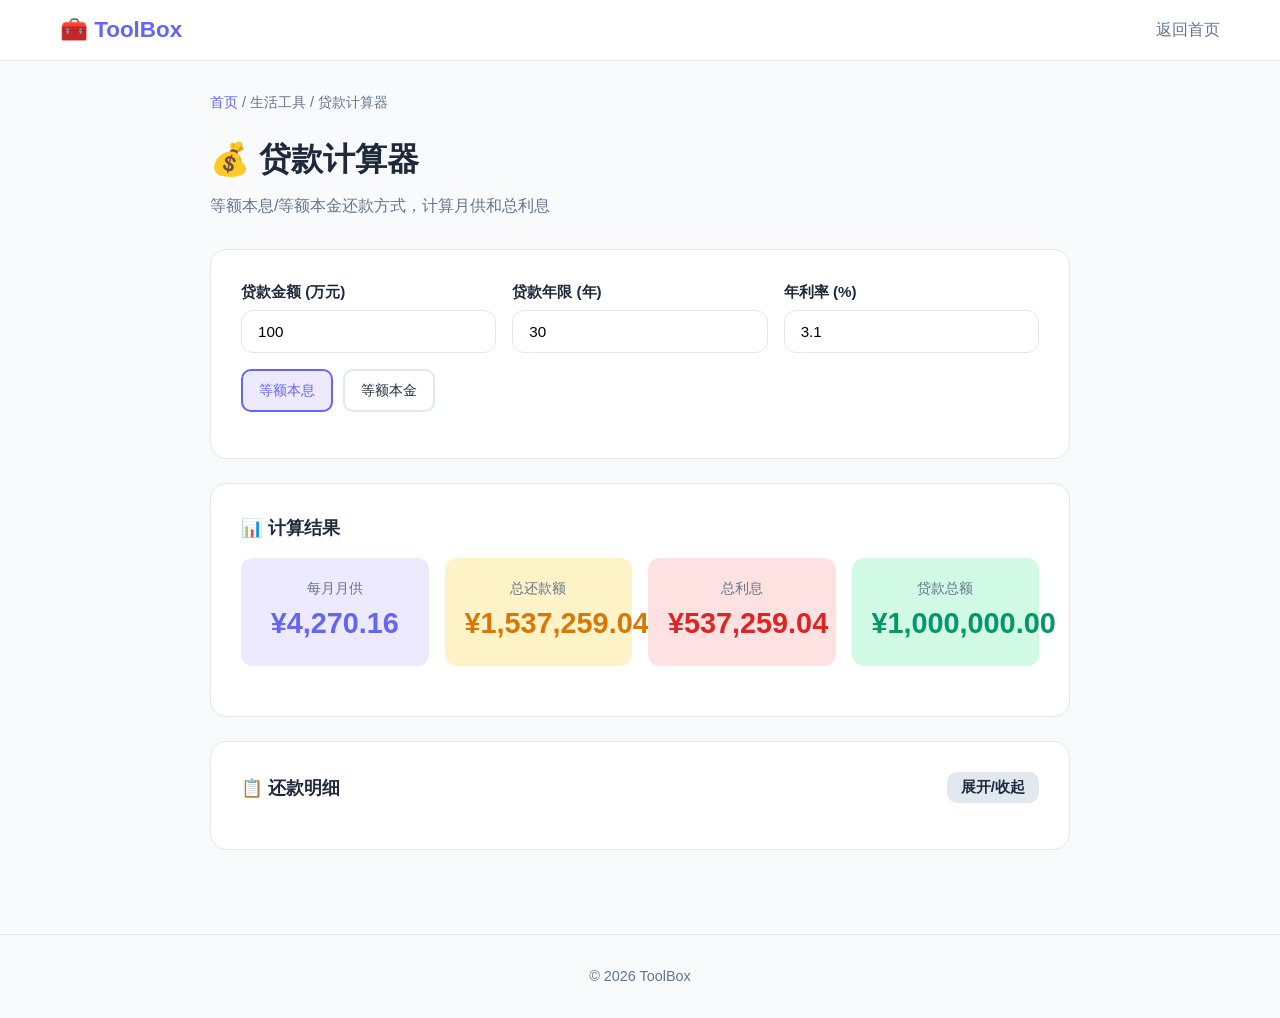
<file: toolbox-site/tools/loan.html>
<!DOCTYPE html>
<html lang="zh-CN">
<head>
<meta charset="UTF-8">
<meta name="viewport" content="width=device-width, initial-scale=1.0">
<title>贷款计算器 - 在线房贷车贷计算 | ToolBox</title>
<meta name="description" content="免费在线贷款计算器，支持等额本息、等额本金还款方式，计算月供和利息。">
<link rel="stylesheet" href="../css/style.css">
</head>
<body>
<header class="header"><div class="container"><a href="../index.html" class="logo">🧰 ToolBox</a><nav class="nav"><a href="../index.html">返回首页</a></nav></div></header>
<main class="tool-page"><div class="container">
<div class="breadcrumb"><a href="../index.html">首页</a> / 生活工具 / 贷款计算器</div>
<h1>💰 贷款计算器</h1>
<p class="subtitle">等额本息/等额本金还款方式，计算月供和总利息</p>
<div class="tool-area">
<div class="grid-3">
<div><label>贷款金额 (万元)</label><input type="number" id="amount" value="100" oninput="calc()"></div>
<div><label>贷款年限 (年)</label><input type="number" id="years" value="30" oninput="calc()"></div>
<div><label>年利率 (%)</label><input type="number" id="rate" value="3.1" step="0.01" oninput="calc()"></div>
</div>
<div class="option-group" style="margin-top:16px">
<div class="option-item active" data-method="equal-installment" onclick="selectMethod(this)">等额本息</div>
<div class="option-item" data-method="equal-principal" onclick="selectMethod(this)">等额本金</div>
</div></div>
<div class="tool-area">
<h3>📊 计算结果</h3>
<div style="display:grid;grid-template-columns:repeat(auto-fit,minmax(180px,1fr));gap:16px;margin-bottom:20px">
<div style="background:#ede9fe;padding:20px;border-radius:12px;text-align:center"><div style="font-size:0.85em;color:var(--text-light)">每月月供</div><div style="font-size:1.8em;font-weight:800;color:#6366f1" id="monthlyPay">-</div></div>
<div style="background:#fef3c7;padding:20px;border-radius:12px;text-align:center"><div style="font-size:0.85em;color:var(--text-light)">总还款额</div><div style="font-size:1.8em;font-weight:800;color:#d97706" id="totalPay">-</div></div>
<div style="background:#fee2e2;padding:20px;border-radius:12px;text-align:center"><div style="font-size:0.85em;color:var(--text-light)">总利息</div><div style="font-size:1.8em;font-weight:800;color:#dc2626" id="totalInterest">-</div></div>
<div style="background:#d1fae5;padding:20px;border-radius:12px;text-align:center"><div style="font-size:0.85em;color:var(--text-light)">贷款总额</div><div style="font-size:1.8em;font-weight:800;color:#059669" id="totalLoan">-</div></div>
</div></div>
<div class="tool-area">
<h3>📋 还款明细 <button class="btn btn-secondary" style="margin-left:auto;padding:6px 14px;font-size:0.85em" onclick="toggleDetail()">展开/收起</button></h3>
<div id="detailTable" style="display:none;max-height:400px;overflow-y:auto"></div>
</div>
</div></main>
<footer class="footer"><div class="container">© 2026 ToolBox</div></footer>
<script src="../js/main.js"></script>
<script>
let method='equal-installment';
function selectMethod(el){document.querySelector('.option-item.active').classList.remove('active');el.classList.add('active');method=el.dataset.method;calc()}
function calc(){const amount=parseFloat(document.getElementById('amount').value)*10000,years=parseInt(document.getElementById('years').value),annualRate=parseFloat(document.getElementById('rate').value)/100;if(!amount||!years||!annualRate)return;const months=years*12,monthRate=annualRate/12;let totalPay,totalInterest,monthlyPayText;
if(method==='equal-installment'){const monthly=amount*monthRate*Math.pow(1+monthRate,months)/(Math.pow(1+monthRate,months)-1);totalPay=monthly*months;totalInterest=totalPay-amount;monthlyPayText=fm(monthly);let balance=amount,rows='';for(let i=1;i<=months;i++){const interest=balance*monthRate,principal=monthly-interest;balance-=principal;if(i<=12||i>months-3)rows+='<tr><td>'+i+'</td><td>'+fm(monthly)+'</td><td>'+fm(principal)+'</td><td>'+fm(interest)+'</td><td>'+fm(Math.max(0,balance))+'</td></tr>';else if(i===13)rows+='<tr><td colspan="5" style="text-align:center;color:var(--text-light)">... 省略中间月份 ...</td></tr>'}document.getElementById('detailTable').innerHTML='<table class="data-table"><thead><tr><th>期数</th><th>月供</th><th>本金</th><th>利息</th><th>剩余本金</th></tr></thead><tbody>'+rows+'</tbody></table>'}
else{const mp=amount/months;let balance=amount,total=0,firstMonth=0,rows='';for(let i=1;i<=months;i++){const interest=balance*monthRate,monthly=mp+interest;total+=monthly;balance-=mp;if(i===1)firstMonth=monthly;if(i<=12||i>months-3)rows+='<tr><td>'+i+'</td><td>'+fm(monthly)+'</td><td>'+fm(mp)+'</td><td>'+fm(interest)+'</td><td>'+fm(Math.max(0,balance))+'</td></tr>';else if(i===13)rows+='<tr><td colspan="5" style="text-align:center;color:var(--text-light)">... 省略中间月份 ...</td></tr>'}totalPay=total;totalInterest=total-amount;monthlyPayText=fm(firstMonth)+' (逐月递减)';document.getElementById('detailTable').innerHTML='<table class="data-table"><thead><tr><th>期数</th><th>月供</th><th>本金</th><th>利息</th><th>剩余本金</th></tr></thead><tbody>'+rows+'</tbody></table>'}
document.getElementById('monthlyPay').textContent=monthlyPayText;document.getElementById('totalPay').textContent=fm(totalPay);document.getElementById('totalInterest').textContent=fm(totalInterest);document.getElementById('totalLoan').textContent=fm(amount)}
function fm(n){return'¥'+n.toFixed(2).replace(/\B(?=(\d{3})+(?!\d))/g,',')}
function toggleDetail(){const t=document.getElementById('detailTable');t.style.display=t.style.display==='none'?'':'none'}
calc();
</script>
</body>
</html>
</file>
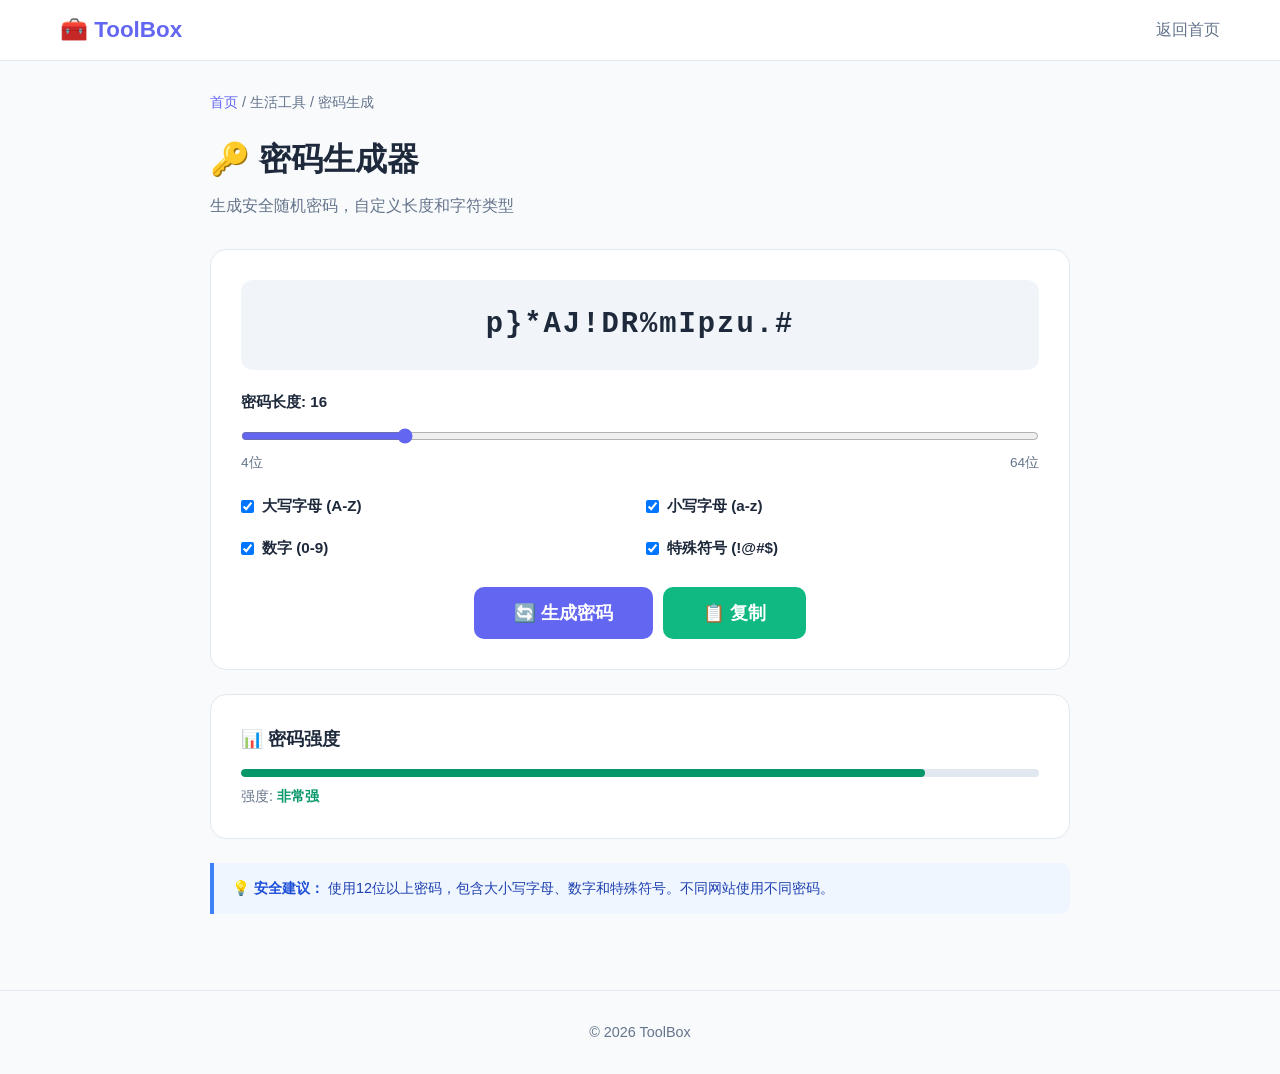
<file: toolbox-site/tools/password-gen.html>
<!DOCTYPE html>
<html lang="zh-CN">
<head>
<meta charset="UTF-8">
<meta name="viewport" content="width=device-width, initial-scale=1.0">
<title>密码生成器 - 在线随机安全密码生成 | ToolBox</title>
<meta name="description" content="免费在线密码生成器，自定义长度和规则，生成安全随机密码。">
<link rel="stylesheet" href="../css/style.css">
</head>
<body>
<header class="header"><div class="container"><a href="../index.html" class="logo">🧰 ToolBox</a><nav class="nav"><a href="../index.html">返回首页</a></nav></div></header>
<main class="tool-page"><div class="container">
<div class="breadcrumb"><a href="../index.html">首页</a> / 生活工具 / 密码生成</div>
<h1>🔑 密码生成器</h1>
<p class="subtitle">生成安全随机密码，自定义长度和字符类型</p>
<div class="tool-area">
<div style="background:#f1f5f9;border-radius:12px;padding:20px;text-align:center;margin-bottom:20px">
<div id="pwd" style="font-family:Consolas,monospace;font-size:1.8em;font-weight:bold;word-break:break-all;letter-spacing:2px;min-height:50px;display:flex;align-items:center;justify-content:center"></div>
</div>
<div style="margin-bottom:20px"><label>密码长度: <span id="lenVal">16</span></label>
<input type="range" id="length" min="4" max="64" value="16" oninput="document.getElementById('lenVal').textContent=this.value;generate()">
<div class="range-labels"><span>4位</span><span>64位</span></div></div>
<div style="display:grid;grid-template-columns:1fr 1fr;gap:12px;margin-bottom:20px">
<label style="display:flex;align-items:center;gap:8px;cursor:pointer"><input type="checkbox" id="upper" checked onchange="generate()"> 大写字母 (A-Z)</label>
<label style="display:flex;align-items:center;gap:8px;cursor:pointer"><input type="checkbox" id="lower" checked onchange="generate()"> 小写字母 (a-z)</label>
<label style="display:flex;align-items:center;gap:8px;cursor:pointer"><input type="checkbox" id="digits" checked onchange="generate()"> 数字 (0-9)</label>
<label style="display:flex;align-items:center;gap:8px;cursor:pointer"><input type="checkbox" id="symbols" checked onchange="generate()"> 特殊符号 (!@#$)</label>
</div>
<div class="btn-group" style="justify-content:center">
<button class="btn btn-primary" onclick="generate()" style="padding:14px 40px;font-size:1.1em">🔄 生成密码</button>
<button class="btn btn-success" onclick="copyToClipboard(document.getElementById('pwd').textContent)" style="padding:14px 40px;font-size:1.1em">📋 复制</button>
</div></div>
<div class="tool-area">
<h3>📊 密码强度</h3>
<div style="height:8px;background:#e2e8f0;border-radius:4px;overflow:hidden;margin-bottom:8px"><div id="strengthFill" style="height:100%;border-radius:4px;transition:all 0.3s"></div></div>
<div id="strengthText" style="font-size:0.9em;color:var(--text-light)"></div>
</div>
<div class="tip"><strong>💡 安全建议：</strong> 使用12位以上密码，包含大小写字母、数字和特殊符号。不同网站使用不同密码。</div>
</div></main>
<footer class="footer"><div class="container">© 2026 ToolBox</div></footer>
<script src="../js/main.js"></script>
<script>
function generate(){const len=parseInt(document.getElementById('length').value);let chars='';if(document.getElementById('upper').checked)chars+='ABCDEFGHIJKLMNOPQRSTUVWXYZ';if(document.getElementById('lower').checked)chars+='abcdefghijklmnopqrstuvwxyz';if(document.getElementById('digits').checked)chars+='0123456789';if(document.getElementById('symbols').checked)chars+='!@#$%^&*()_+-=[]{}|;:,.<>?';if(!chars){showToast('请至少选择一种字符类型');return}let pwd='';const a=new Uint32Array(len);crypto.getRandomValues(a);for(let i=0;i<len;i++)pwd+=chars[a[i]%chars.length];document.getElementById('pwd').textContent=pwd;let score=0;if(len>=8)score++;if(len>=12)score++;if(len>=16)score++;if(/[a-z]/.test(pwd))score++;if(/[A-Z]/.test(pwd))score++;if(/[0-9]/.test(pwd))score++;if(/[^a-zA-Z0-9]/.test(pwd))score++;const pct=score/7*100,fill=document.getElementById('strengthFill');fill.style.width=pct+'%';let label,color;if(pct<30){label='弱';color='#ef4444'}else if(pct<50){label='一般';color='#f59e0b'}else if(pct<70){label='强';color='#10b981'}else{label='非常强';color='#059669'}fill.style.background=color;document.getElementById('strengthText').innerHTML='强度: <span style="color:'+color+';font-weight:bold">'+label+'</span>'}
generate();
</script>
</body>
</html>
</file>
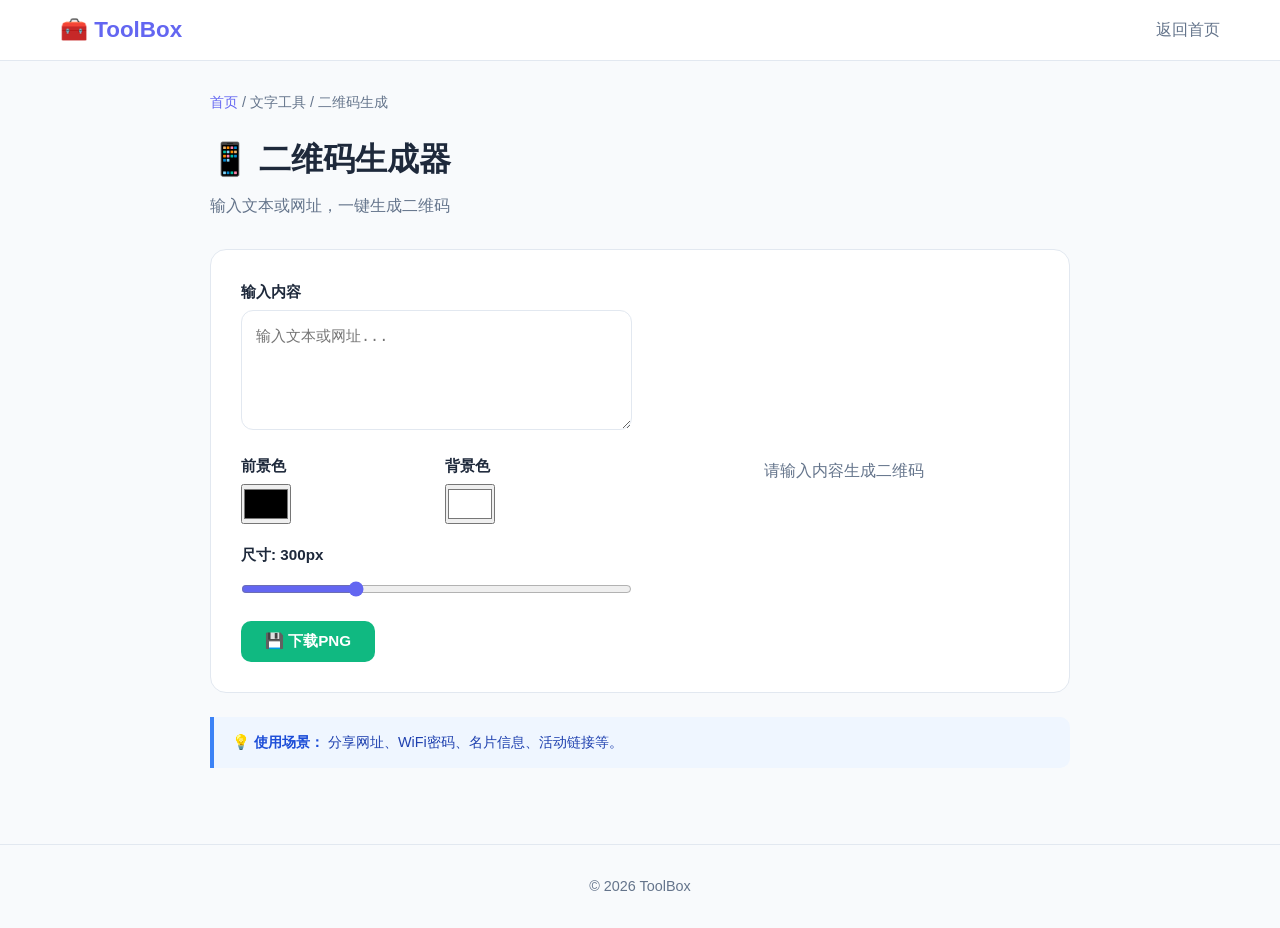
<file: toolbox-site/tools/qr-code.html>
<!DOCTYPE html>
<html lang="zh-CN">
<head>
<meta charset="UTF-8">
<meta name="viewport" content="width=device-width, initial-scale=1.0">
<title>二维码生成器 - 在线免费二维码生成 | ToolBox</title>
<meta name="description" content="免费在线二维码生成器，文本/网址生成二维码，自定义颜色和大小。">
<link rel="stylesheet" href="../css/style.css">
</head>
<body>
<header class="header"><div class="container"><a href="../index.html" class="logo">🧰 ToolBox</a><nav class="nav"><a href="../index.html">返回首页</a></nav></div></header>
<main class="tool-page"><div class="container">
<div class="breadcrumb"><a href="../index.html">首页</a> / 文字工具 / 二维码生成</div>
<h1>📱 二维码生成器</h1>
<p class="subtitle">输入文本或网址，一键生成二维码</p>
<div class="tool-area">
<div class="grid-2">
<div>
<label>输入内容</label>
<textarea id="input" placeholder="输入文本或网址..." oninput="generateQR()" style="min-height:120px"></textarea>
<div class="grid-2" style="margin-top:16px"><div><label>前景色</label><input type="color" id="fgColor" value="#000000" onchange="generateQR()" style="height:40px"></div><div><label>背景色</label><input type="color" id="bgColor" value="#ffffff" onchange="generateQR()" style="height:40px"></div></div>
<div style="margin-top:16px"><label>尺寸: <span id="sizeVal">300</span>px</label><input type="range" id="size" min="100" max="800" value="300" step="50" oninput="document.getElementById('sizeVal').textContent=this.value;generateQR()"></div>
<div class="btn-group"><button class="btn btn-success" onclick="downloadQR()">💾 下载PNG</button></div>
</div>
<div style="display:flex;flex-direction:column;align-items:center;justify-content:center">
<canvas id="qrCanvas" style="border:1px solid var(--border);border-radius:12px;max-width:100%"></canvas>
<div id="qrPlaceholder" style="color:var(--text-light);text-align:center;padding:40px">请输入内容生成二维码</div>
</div></div></div>
<div class="tip"><strong>💡 使用场景：</strong> 分享网址、WiFi密码、名片信息、活动链接等。</div>
</div></main>
<footer class="footer"><div class="container">© 2026 ToolBox</div></footer>
<script src="../js/main.js"></script>
<script>
function generateQR(){const text=document.getElementById('input').value.trim();if(!text){document.getElementById('qrCanvas').style.display='none';document.getElementById('qrPlaceholder').style.display='';return}document.getElementById('qrCanvas').style.display='';document.getElementById('qrPlaceholder').style.display='none';const size=parseInt(document.getElementById('size').value),fg=document.getElementById('fgColor').value,bg=document.getElementById('bgColor').value;const canvas=document.getElementById('qrCanvas'),ctx=canvas.getContext('2d');canvas.width=size;canvas.height=size;ctx.fillStyle=bg;ctx.fillRect(0,0,size,size);const m=25,ms=size/m;let hash='';for(let i=0;i<text.length;i++){const c=text.charCodeAt(i);hash+=((c*31+i*17)%100).toString()}while(hash.length<625)hash+=hash;ctx.fillStyle=fg;drawFP(ctx,0,0,ms,fg,bg);drawFP(ctx,(m-7)*ms,0,ms,fg,bg);drawFP(ctx,0,(m-7)*ms,ms,fg,bg);for(let r=0;r<m;r++)for(let c=0;c<m;c++){if(r<8&&c<8||r<8&&c>=m-8||r>=m-8&&c<8)continue;if(hash.charCodeAt((r*m+c)%hash.length)%2===0)ctx.fillRect(c*ms,r*ms,ms-0.5,ms-0.5)}ctx.fillStyle='#999';ctx.font=Math.max(10,size/30)+'px sans-serif';ctx.textAlign='center';ctx.fillText('简易预览版',size/2,size-5)}
function drawFP(ctx,x,y,ms,fg,bg){ctx.fillStyle=fg;ctx.fillRect(x,y,ms*7,ms*7);ctx.fillStyle=bg;ctx.fillRect(x+ms,y+ms,ms*5,ms*5);ctx.fillStyle=fg;ctx.fillRect(x+ms*2,y+ms*2,ms*3,ms*3)}
function downloadQR(){const c=document.getElementById('qrCanvas');if(c.style.display==='none'){showToast('请先生成二维码');return}const a=document.createElement('a');a.download='qrcode.png';a.href=c.toDataURL('image/png');a.click()}
generateQR();
</script>
</body>
</html>
</file>
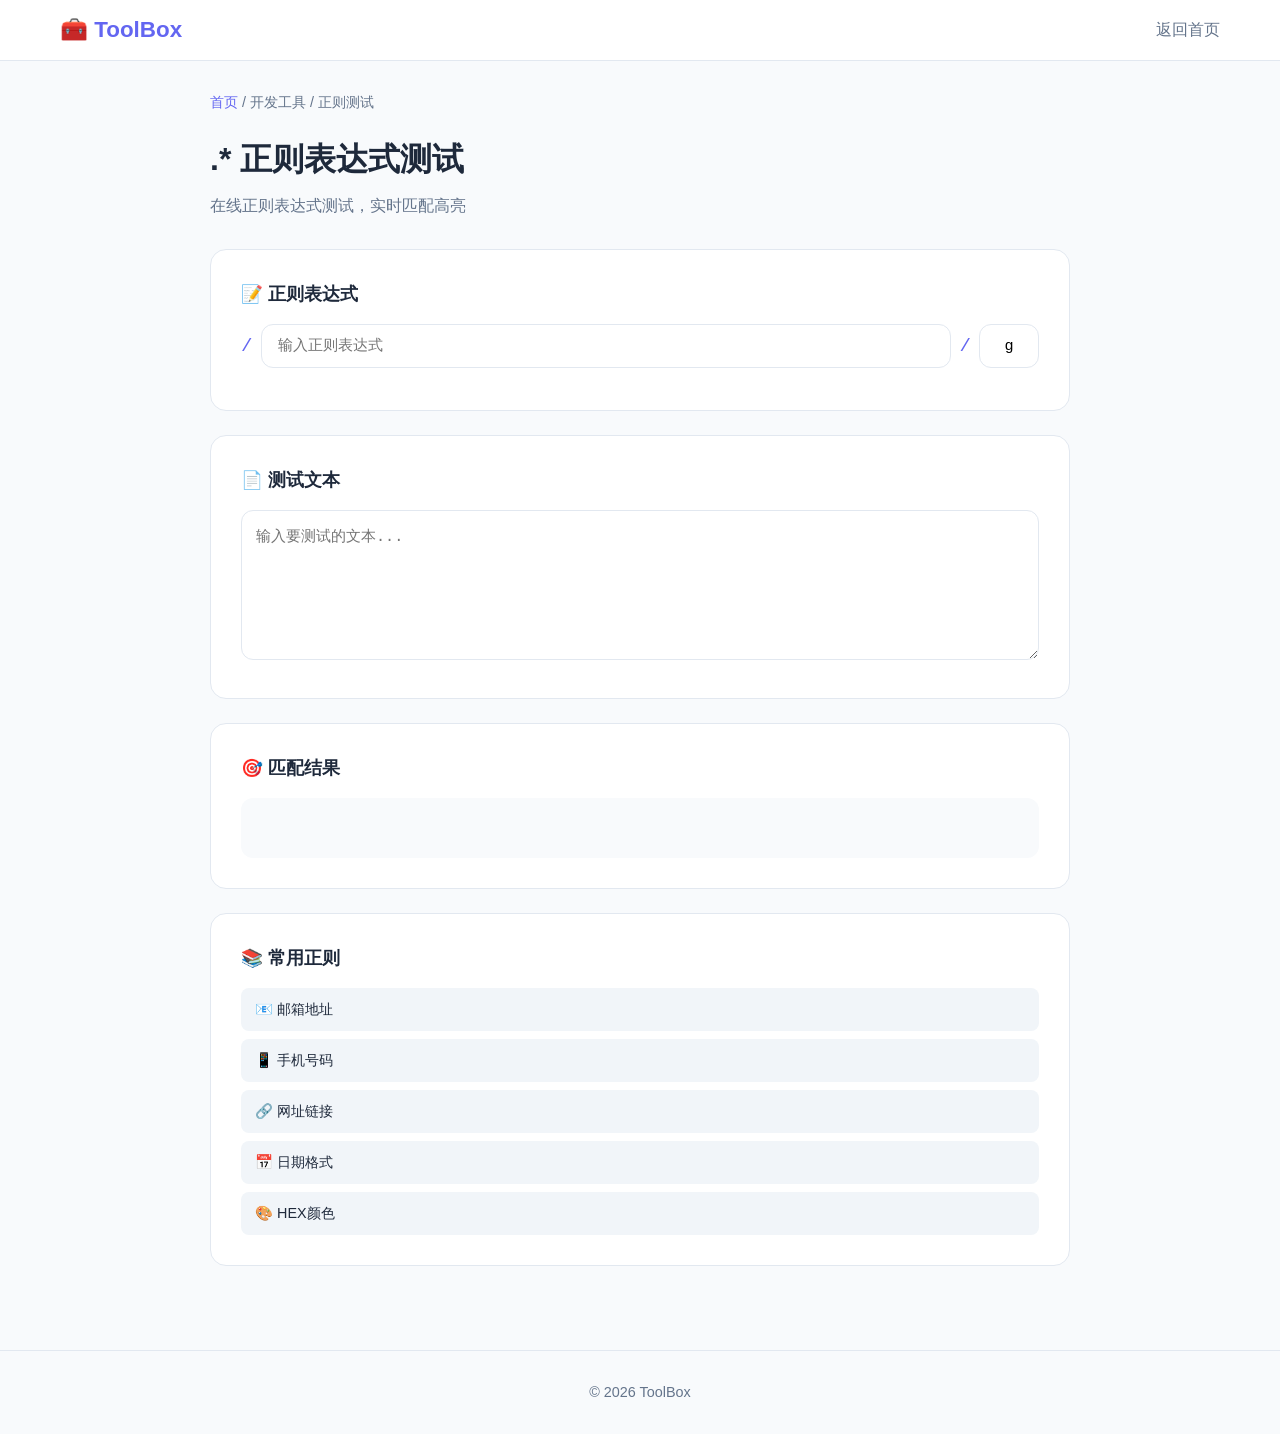
<file: toolbox-site/tools/regex.html>
<!DOCTYPE html>
<html lang="zh-CN">
<head>
<meta charset="UTF-8">
<meta name="viewport" content="width=device-width, initial-scale=1.0">
<title>正则表达式测试 - 在线正则测试工具 | ToolBox</title>
<meta name="description" content="免费在线正则表达式测试工具，实时匹配高亮，常用正则表达式参考。">
<link rel="stylesheet" href="../css/style.css">
</head>
<body>
<header class="header"><div class="container"><a href="../index.html" class="logo">🧰 ToolBox</a><nav class="nav"><a href="../index.html">返回首页</a></nav></div></header>
<main class="tool-page"><div class="container">
<div class="breadcrumb"><a href="../index.html">首页</a> / 开发工具 / 正则测试</div>
<h1>.* 正则表达式测试</h1>
<p class="subtitle">在线正则表达式测试，实时匹配高亮</p>
<div class="tool-area">
<h3>📝 正则表达式</h3>
<div style="display:flex;gap:8px;align-items:center;margin-bottom:12px">
<span style="font-family:Consolas,monospace;font-size:1.2em;color:var(--primary)">/</span>
<input type="text" id="regexInput" placeholder="输入正则表达式" oninput="testRegex()" style="font-family:Consolas,monospace">
<span style="font-family:Consolas,monospace;font-size:1.2em;color:var(--primary)">/</span>
<input type="text" id="flagsInput" value="g" style="width:60px;font-family:Consolas,monospace;text-align:center" oninput="testRegex()">
</div></div>
<div class="tool-area">
<h3>📄 测试文本</h3>
<textarea id="testText" placeholder="输入要测试的文本..." oninput="testRegex()"></textarea>
</div>
<div class="tool-area">
<h3>🎯 匹配结果</h3>
<div id="matchCount" style="margin-bottom:12px;font-weight:bold"></div>
<div id="highlightedText" style="padding:16px;background:#f8fafc;border-radius:12px;font-family:Consolas,monospace;white-space:pre-wrap;word-break:break-all;line-height:1.8;min-height:60px"></div>
</div>
<div class="tool-area">
<h3>📚 常用正则</h3>
<div style="display:grid;gap:8px">
<div class="rp" data-r="[a-zA-Z0-9._%+-]+@[a-zA-Z0-9.-]+\.[a-zA-Z]{2,}" data-t="邮箱: test@example.com 或 admin@site.org">📧 邮箱地址</div>
<div class="rp" data-r="1[3-9]\d{9}" data-t="手机: 13812345678, 15999998888">📱 手机号码</div>
<div class="rp" data-r="https?://[^\s]+" data-t="访问 https://example.com 或 http://test.org/path">🔗 网址链接</div>
<div class="rp" data-r="\d{4}-\d{2}-\d{2}" data-t="日期: 2026-01-15 和 2025-12-31">📅 日期格式</div>
<div class="rp" data-r="#[0-9a-fA-F]{6}" data-t="颜色: #ff6b6b, #6366f1">🎨 HEX颜色</div>
</div></div>
</div></main>
<footer class="footer"><div class="container">© 2026 ToolBox</div></footer>
<script src="../js/main.js"></script>
<script>
function testRegex(){const p=document.getElementById('regexInput').value,f=document.getElementById('flagsInput').value,t=document.getElementById('testText').value;if(!p||!t){document.getElementById('matchCount').textContent='';document.getElementById('highlightedText').textContent=t||'';return}try{const r=new RegExp(p,f),m=[];let x;if(f.includes('g')){while((x=r.exec(t))!==null){m.push({v:x[0],i:x.index});if(x.index===r.lastIndex)r.lastIndex++}}else{x=r.exec(t);if(x)m.push({v:x[0],i:x.index})}document.getElementById('matchCount').innerHTML='找到 <span style="color:var(--primary);font-size:1.2em">'+m.length+'</span> 个匹配';let h='',li=0;m.forEach(x=>{h+=esc(t.slice(li,x.i))+'<mark style="background:#fef08a;padding:2px 4px;border-radius:3px">'+esc(x.v)+'</mark>';li=x.i+x.v.length});h+=esc(t.slice(li));document.getElementById('highlightedText').innerHTML=h||'无匹配'}catch(e){document.getElementById('matchCount').innerHTML='<span style="color:#ef4444">❌ '+e.message+'</span>';document.getElementById('highlightedText').textContent=t}}
function esc(s){return s.replace(/&/g,'&amp;').replace(/</g,'&lt;').replace(/>/g,'&gt;')}
document.querySelectorAll('.rp').forEach(el=>{el.style.cssText='padding:10px 14px;background:#f1f5f9;border-radius:8px;cursor:pointer;font-size:0.9em';el.onclick=()=>{document.getElementById('regexInput').value=el.dataset.r;document.getElementById('testText').value=el.dataset.t;testRegex()}});
</script>
</body>
</html>
</file>
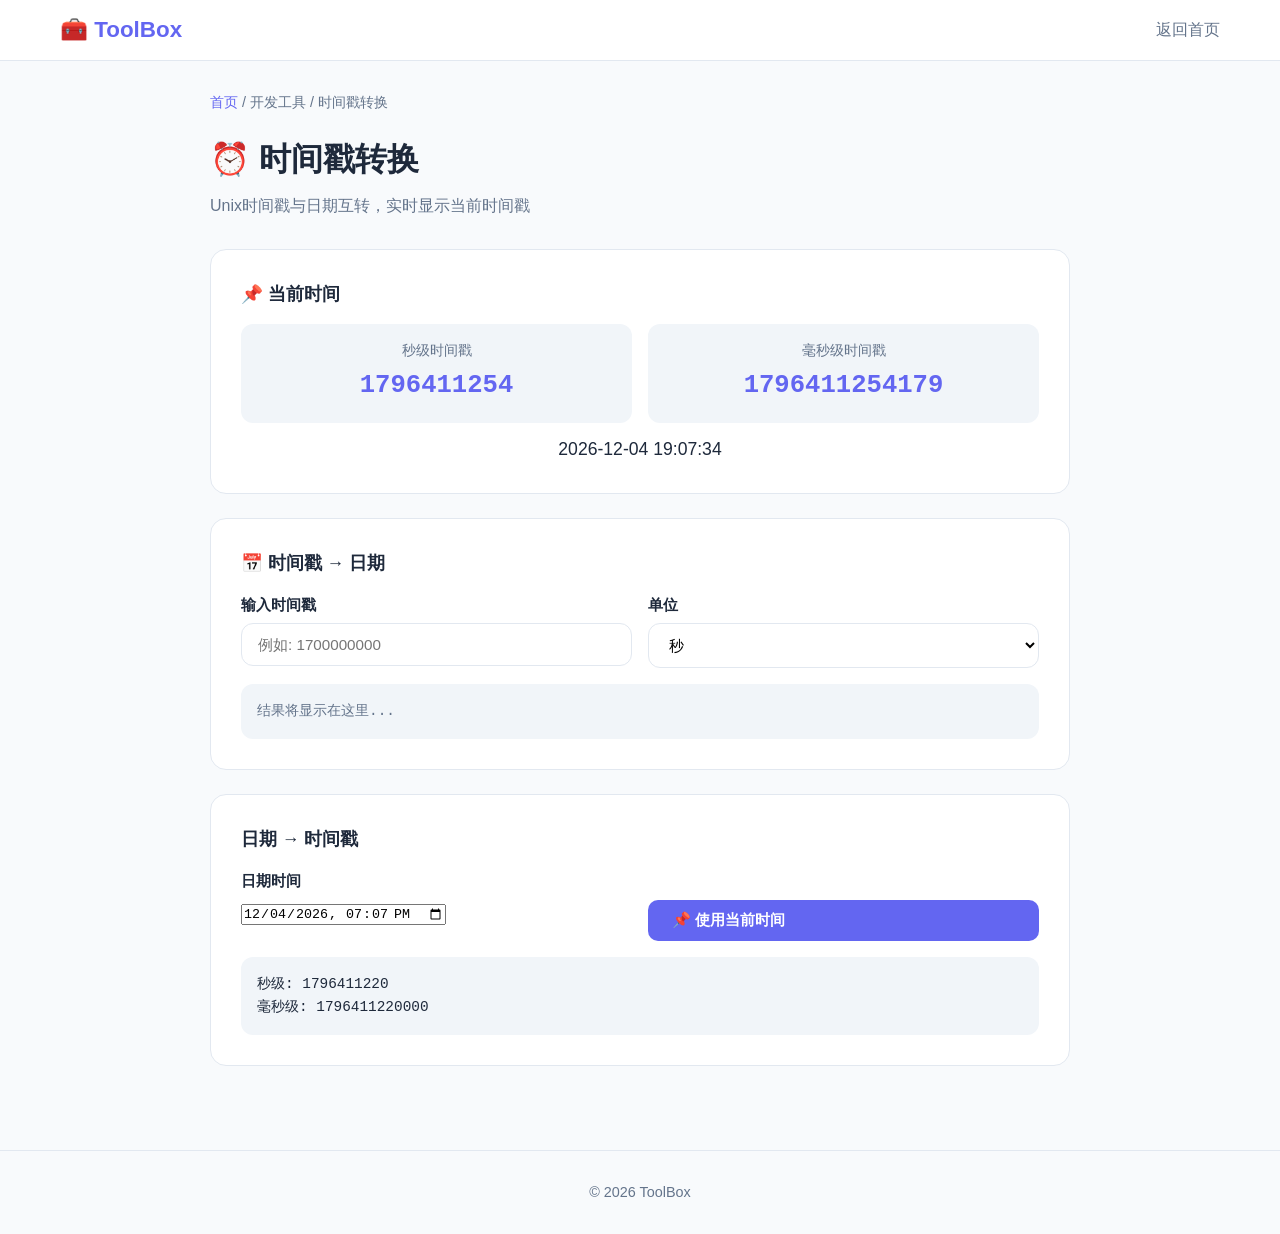
<file: toolbox-site/tools/timestamp.html>
<!DOCTYPE html>
<html lang="zh-CN">
<head>
<meta charset="UTF-8">
<meta name="viewport" content="width=device-width, initial-scale=1.0">
<title>时间戳转换 - Unix时间戳在线转换 | ToolBox</title>
<meta name="description" content="免费在线时间戳转换工具，Unix时间戳与日期互转，支持多时区。">
<link rel="stylesheet" href="../css/style.css">
</head>
<body>
<header class="header"><div class="container"><a href="../index.html" class="logo">🧰 ToolBox</a><nav class="nav"><a href="../index.html">返回首页</a></nav></div></header>
<main class="tool-page"><div class="container">
<div class="breadcrumb"><a href="../index.html">首页</a> / 开发工具 / 时间戳转换</div>
<h1>⏰ 时间戳转换</h1>
<p class="subtitle">Unix时间戳与日期互转，实时显示当前时间戳</p>
<div class="tool-area">
<h3>📌 当前时间</h3>
<div style="display:grid;grid-template-columns:1fr 1fr;gap:16px">
<div style="background:#f1f5f9;padding:16px;border-radius:12px;text-align:center"><div style="font-size:0.85em;color:var(--text-light);margin-bottom:4px">秒级时间戳</div><div style="font-family:Consolas,monospace;font-size:1.6em;font-weight:bold;color:var(--primary)" id="nowSec">-</div></div>
<div style="background:#f1f5f9;padding:16px;border-radius:12px;text-align:center"><div style="font-size:0.85em;color:var(--text-light);margin-bottom:4px">毫秒级时间戳</div><div style="font-family:Consolas,monospace;font-size:1.6em;font-weight:bold;color:var(--primary)" id="nowMs">-</div></div>
</div>
<div style="text-align:center;margin-top:12px;font-size:1.1em" id="nowDate">-</div>
</div>
<div class="tool-area">
<h3>📅 时间戳 → 日期</h3>
<div class="grid-2">
<div><label>输入时间戳</label><input type="text" id="tsInput" placeholder="例如: 1700000000" oninput="tsToDate()"></div>
<div><label>单位</label><select id="tsUnit" onchange="tsToDate()"><option value="s">秒</option><option value="ms">毫秒</option></select></div>
</div>
<div id="tsResult" class="result-area" style="margin-top:16px;min-height:auto"></div>
</div>
<div class="tool-area">
<h3>日期 → 时间戳</h3>
<div class="grid-2">
<div><label>日期时间</label><input type="datetime-local" id="dateInput" onchange="dateToTs()"></div>
<div><label>&nbsp;</label><button class="btn btn-primary" onclick="setNow()" style="width:100%">📌 使用当前时间</button></div>
</div>
<div id="dateResult" class="result-area" style="margin-top:16px;min-height:auto"></div>
</div>
</div></main>
<footer class="footer"><div class="container">© 2026 ToolBox</div></footer>
<script src="../js/main.js"></script>
<script>
function updateNow(){const n=new Date();document.getElementById('nowSec').textContent=Math.floor(n.getTime()/1000);document.getElementById('nowMs').textContent=n.getTime();document.getElementById('nowDate').textContent=formatDate(n)}
function formatDate(d){return d.getFullYear()+'-'+String(d.getMonth()+1).padStart(2,'0')+'-'+String(d.getDate()).padStart(2,'0')+' '+String(d.getHours()).padStart(2,'0')+':'+String(d.getMinutes()).padStart(2,'0')+':'+String(d.getSeconds()).padStart(2,'0')}
function tsToDate(){const v=document.getElementById('tsInput').value.trim();if(!v){document.getElementById('tsResult').textContent='';return}let ts=parseInt(v);if(isNaN(ts)){document.getElementById('tsResult').textContent='❌ 请输入有效数字';return}if(document.getElementById('tsUnit').value==='s')ts*=1000;const d=new Date(ts);document.getElementById('tsResult').textContent='本地时间: '+formatDate(d)+'\nUTC: '+d.toUTCString()+'\nISO: '+d.toISOString()}
function dateToTs(){const v=document.getElementById('dateInput').value;if(!v){document.getElementById('dateResult').textContent='';return}const d=new Date(v);document.getElementById('dateResult').textContent='秒级: '+Math.floor(d.getTime()/1000)+'\n毫秒级: '+d.getTime()}
function setNow(){const n=new Date(),l=new Date(n.getTime()-n.getTimezoneOffset()*60000);document.getElementById('dateInput').value=l.toISOString().slice(0,16);dateToTs()}
updateNow();setInterval(updateNow,1000);setNow();
</script>
</body>
</html>
</file>
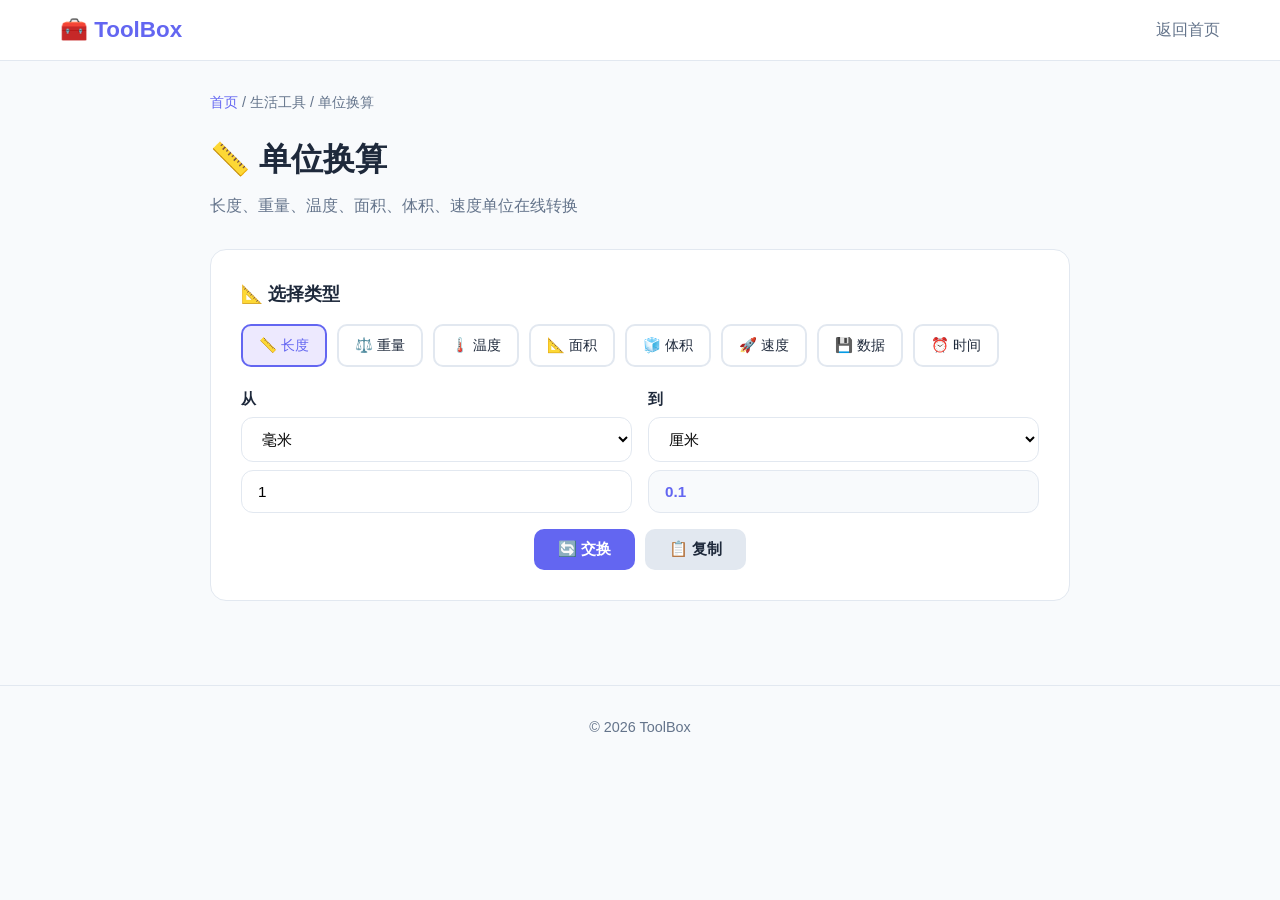
<file: toolbox-site/tools/unit-convert.html>
<!DOCTYPE html>
<html lang="zh-CN">
<head>
<meta charset="UTF-8">
<meta name="viewport" content="width=device-width, initial-scale=1.0">
<title>单位换算 - 在线单位转换工具 | ToolBox</title>
<meta name="description" content="免费在线单位换算工具，支持长度、重量、温度、面积、体积、速度等单位转换。">
<link rel="stylesheet" href="../css/style.css">
</head>
<body>
<header class="header"><div class="container"><a href="../index.html" class="logo">🧰 ToolBox</a><nav class="nav"><a href="../index.html">返回首页</a></nav></div></header>
<main class="tool-page"><div class="container">
<div class="breadcrumb"><a href="../index.html">首页</a> / 生活工具 / 单位换算</div>
<h1>📏 单位换算</h1>
<p class="subtitle">长度、重量、温度、面积、体积、速度单位在线转换</p>
<div class="tool-area">
<h3>📐 选择类型</h3>
<div class="option-group" id="typeGroup">
<div class="option-item active" data-type="length" onclick="selectType(this)">📏 长度</div>
<div class="option-item" data-type="weight" onclick="selectType(this)">⚖️ 重量</div>
<div class="option-item" data-type="temperature" onclick="selectType(this)">🌡️ 温度</div>
<div class="option-item" data-type="area" onclick="selectType(this)">📐 面积</div>
<div class="option-item" data-type="volume" onclick="selectType(this)">🧊 体积</div>
<div class="option-item" data-type="speed" onclick="selectType(this)">🚀 速度</div>
<div class="option-item" data-type="data" onclick="selectType(this)">💾 数据</div>
<div class="option-item" data-type="time" onclick="selectType(this)">⏰ 时间</div>
</div>
<div class="grid-2" style="margin-top:20px">
<div><label>从</label><select id="fromUnit" onchange="convert()"></select><input type="number" id="fromValue" value="1" oninput="convert()" style="margin-top:8px"></div>
<div><label>到</label><select id="toUnit" onchange="convert()"></select><input type="number" id="toValue" readonly style="margin-top:8px;background:#f8fafc;font-weight:bold;color:var(--primary)"></div>
</div>
<div class="btn-group" style="justify-content:center"><button class="btn btn-primary" onclick="swapUnits()">🔄 交换</button><button class="btn btn-secondary" onclick="copyToClipboard(document.getElementById('toValue').value)">📋 复制</button></div>
</div>
</div></main>
<footer class="footer"><div class="container">© 2026 ToolBox</div></footer>
<script src="../js/main.js"></script>
<script>
const units={length:{name:'长度',units:{mm:{name:'毫米',f:0.001},cm:{name:'厘米',f:0.01},m:{name:'米',f:1},km:{name:'千米',f:1000},in:{name:'英寸',f:0.0254},ft:{name:'英尺',f:0.3048},mi:{name:'英里',f:1609.344},li:{name:'里',f:500}}},weight:{name:'重量',units:{mg:{name:'毫克',f:0.000001},g:{name:'克',f:0.001},kg:{name:'千克',f:1},t:{name:'吨',f:1000},oz:{name:'盎司',f:0.0283495},lb:{name:'磅',f:0.453592},jin:{name:'斤',f:0.5}}},temperature:{name:'温度',units:{c:{name:'摄氏度'},f:{name:'华氏度'},k:{name:'开尔文'}},custom:true},area:{name:'面积',units:{mm2:{name:'平方毫米',f:0.000001},cm2:{name:'平方厘米',f:0.0001},m2:{name:'平方米',f:1},km2:{name:'平方千米',f:1000000},ha:{name:'公顷',f:10000},mu:{name:'亩',f:666.667}}},volume:{name:'体积',units:{ml:{name:'毫升',f:0.000001},l:{name:'升',f:0.001},m3:{name:'立方米',f:1},gal:{name:'加仑',f:0.003785}}},speed:{name:'速度',units:{ms:{name:'米/秒',f:1},kmh:{name:'千米/时',f:0.277778},mph:{name:'英里/时',f:0.44704},kn:{name:'节',f:0.514444}}},data:{name:'数据',units:{b:{name:'比特',f:1},B:{name:'字节',f:8},KB:{name:'KB',f:8192},MB:{name:'MB',f:8388608},GB:{name:'GB',f:8589934592}}},time:{name:'时间',units:{ms:{name:'毫秒',f:0.001},s:{name:'秒',f:1},min:{name:'分钟',f:60},h:{name:'小时',f:3600},d:{name:'天',f:86400},w:{name:'周',f:604800}}}};
let currentType='length';
function selectType(el){document.querySelector('.option-item.active').classList.remove('active');el.classList.add('active');currentType=el.dataset.type;populateUnits();convert()}
function populateUnits(){const t=units[currentType],f=document.getElementById('fromUnit'),to=document.getElementById('toUnit'),e=Object.entries(t.units);f.innerHTML=e.map(([k,v])=>'<option value="'+k+'">'+v.name+'</option>').join('');to.innerHTML=f.innerHTML;if(e.length>1)to.selectedIndex=1}
function convert(){const t=units[currentType],f=document.getElementById('fromUnit').value,to=document.getElementById('toUnit').value,v=parseFloat(document.getElementById('fromValue').value);if(isNaN(v)){document.getElementById('toValue').value='';return}let r;if(currentType==='temperature'){let c;if(f==='c')c=v;else if(f==='f')c=(v-32)*5/9;else c=v-273.15;if(to==='c')r=c;else if(to==='f')r=c*9/5+32;else r=c+273.15}else{r=v*t.units[f].f/t.units[to].f}document.getElementById('toValue').value=r.toPrecision(10).replace(/\.?0+$/,'')}
function swapUnits(){const f=document.getElementById('fromUnit'),to=document.getElementById('toUnit'),t=f.value;f.value=to.value;to.value=t;convert()}
populateUnits();convert();
</script>
</body>
</html>
</file>
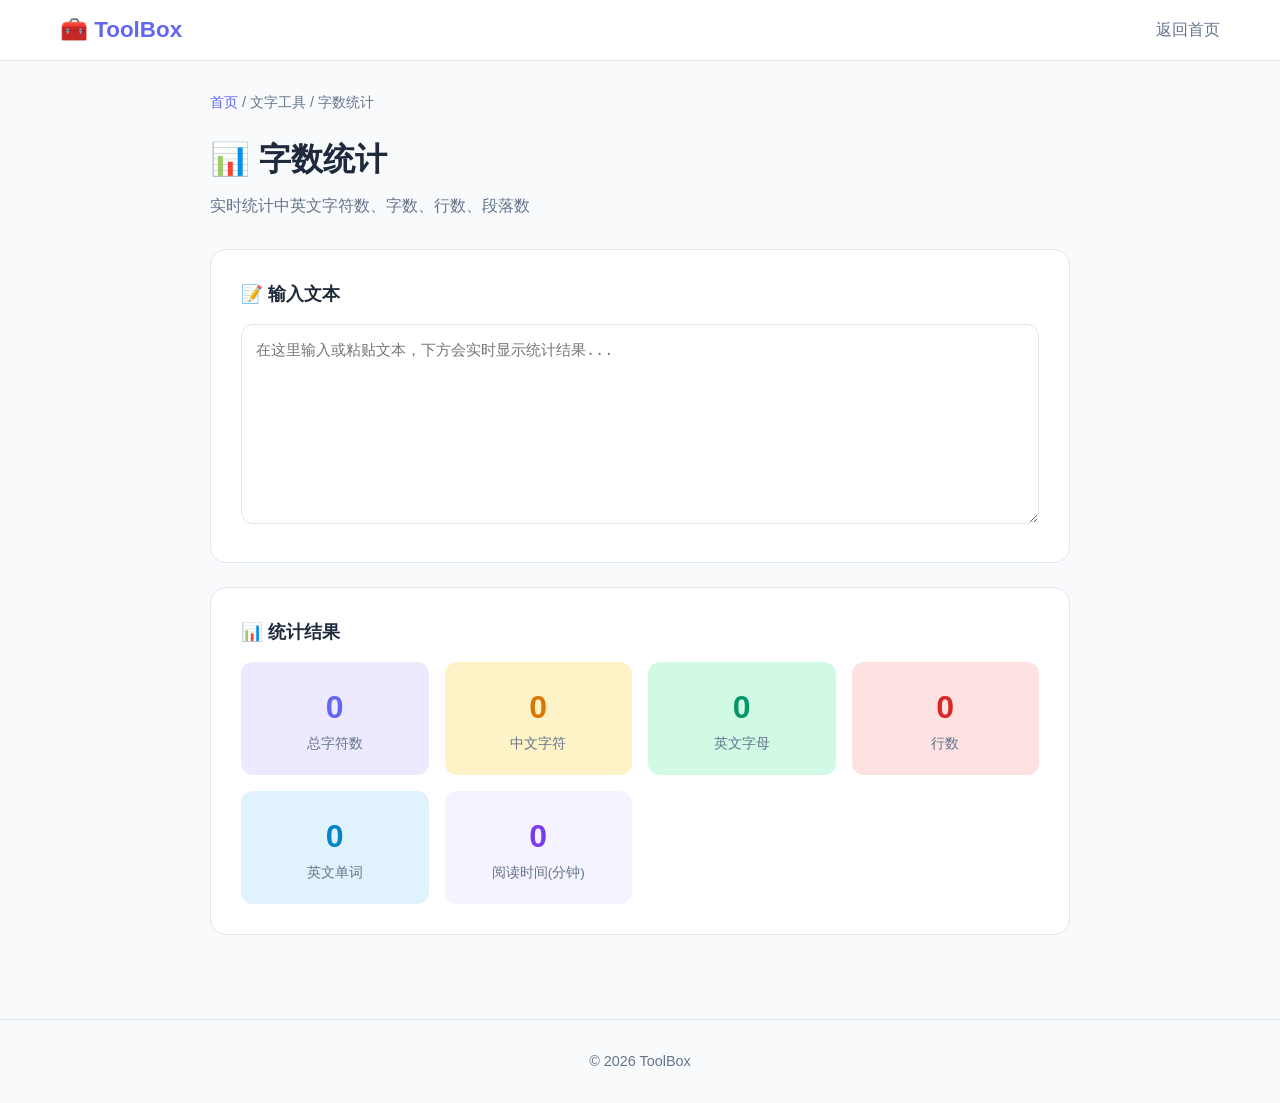
<file: toolbox-site/tools/word-count.html>
<!DOCTYPE html>
<html lang="zh-CN">
<head>
<meta charset="UTF-8">
<meta name="viewport" content="width=device-width, initial-scale=1.0">
<title>字数统计 - 在线中英文字数统计 | ToolBox</title>
<meta name="description" content="免费在线字数统计工具，支持中英文字符数、字数、行数、段落数统计。">
<link rel="stylesheet" href="../css/style.css">
</head>
<body>
<header class="header"><div class="container"><a href="../index.html" class="logo">🧰 ToolBox</a><nav class="nav"><a href="../index.html">返回首页</a></nav></div></header>
<main class="tool-page"><div class="container">
<div class="breadcrumb"><a href="../index.html">首页</a> / 文字工具 / 字数统计</div>
<h1>📊 字数统计</h1>
<p class="subtitle">实时统计中英文字符数、字数、行数、段落数</p>
<div class="tool-area">
<h3>📝 输入文本</h3>
<textarea id="input" placeholder="在这里输入或粘贴文本，下方会实时显示统计结果..." oninput="count()" style="min-height:200px"></textarea>
</div>
<div class="tool-area">
<h3>📊 统计结果</h3>
<div style="display:grid;grid-template-columns:repeat(auto-fit,minmax(150px,1fr));gap:16px">
<div style="background:#ede9fe;padding:20px;border-radius:12px;text-align:center"><div style="font-size:2em;font-weight:800;color:#6366f1" id="totalChars">0</div><div style="font-size:0.85em;color:#64748b">总字符数</div></div>
<div style="background:#fef3c7;padding:20px;border-radius:12px;text-align:center"><div style="font-size:2em;font-weight:800;color:#d97706" id="chineseChars">0</div><div style="font-size:0.85em;color:#64748b">中文字符</div></div>
<div style="background:#d1fae5;padding:20px;border-radius:12px;text-align:center"><div style="font-size:2em;font-weight:800;color:#059669" id="englishChars">0</div><div style="font-size:0.85em;color:#64748b">英文字母</div></div>
<div style="background:#fee2e2;padding:20px;border-radius:12px;text-align:center"><div style="font-size:2em;font-weight:800;color:#dc2626" id="lines">0</div><div style="font-size:0.85em;color:#64748b">行数</div></div>
<div style="background:#e0f2fe;padding:20px;border-radius:12px;text-align:center"><div style="font-size:2em;font-weight:800;color:#0284c7" id="words">0</div><div style="font-size:0.85em;color:#64748b">英文单词</div></div>
<div style="background:#f5f3ff;padding:20px;border-radius:12px;text-align:center"><div style="font-size:2em;font-weight:800;color:#7c3aed" id="readTime">0</div><div style="font-size:0.85em;color:#64748b">阅读时间(分钟)</div></div>
</div></div>
</div></main>
<footer class="footer"><div class="container">© 2026 ToolBox</div></footer>
<script src="../js/main.js"></script>
<script>
function count(){const t=document.getElementById('input').value;document.getElementById('totalChars').textContent=t.length;document.getElementById('chineseChars').textContent=(t.match(/[一-鿿]/g)||[]).length;document.getElementById('englishChars').textContent=(t.match(/[a-zA-Z]/g)||[]).length;document.getElementById('lines').textContent=t?t.split('\n').length:0;document.getElementById('words').textContent=t?(t.match(/[a-zA-Z]+/g)||[]).length:0;document.getElementById('readTime').textContent=Math.ceil(((t.match(/[一-鿿]/g)||[]).length+(t.match(/[a-zA-Z]+/g)||[]).length)/500)||0}
</script>
</body>
</html>
</file>
<file: toolbox-site/css/style.css>
/* ============= 基础样式 ============= */
* { margin: 0; padding: 0; box-sizing: border-box; }
:root {
  --primary: #6366f1;
  --primary-dark: #4f46e5;
  --accent: #f59e0b;
  --bg: #f8fafc;
  --card-bg: #ffffff;
  --text: #1e293b;
  --text-light: #64748b;
  --border: #e2e8f0;
  --radius: 16px;
  --shadow: 0 4px 20px rgba(0,0,0,0.06);
  --shadow-hover: 0 8px 30px rgba(99,102,241,0.15);
}
html { scroll-behavior: smooth; }
body {
  font-family: -apple-system, BlinkMacSystemFont, 'Segoe UI', 'Microsoft YaHei', sans-serif;
  background: var(--bg);
  color: var(--text);
  line-height: 1.6;
}
a { text-decoration: none; color: inherit; }
.container { max-width: 1200px; margin: 0 auto; padding: 0 20px; }

/* ============= 头部 ============= */
.header {
  background: var(--card-bg);
  border-bottom: 1px solid var(--border);
  position: sticky;
  top: 0;
  z-index: 100;
  backdrop-filter: blur(10px);
}
.header .container {
  display: flex;
  justify-content: space-between;
  align-items: center;
  height: 60px;
}
.logo {
  font-size: 1.4em;
  font-weight: 800;
  color: var(--primary);
}
.nav { display: flex; gap: 24px; }
.nav a {
  color: var(--text-light);
  font-weight: 500;
  transition: color 0.2s;
}
.nav a:hover { color: var(--primary); }

/* ============= Hero ============= */
.hero {
  background: linear-gradient(135deg, #6366f1, #8b5cf6, #a78bfa);
  color: #fff;
  padding: 80px 0 60px;
  text-align: center;
}
.hero h1 {
  font-size: 2.8em;
  font-weight: 800;
  margin-bottom: 12px;
}
.hero p {
  font-size: 1.2em;
  opacity: 0.9;
  margin-bottom: 30px;
}
.search-box {
  display: flex;
  max-width: 500px;
  margin: 0 auto;
  background: rgba(255,255,255,0.2);
  border-radius: 50px;
  overflow: hidden;
  backdrop-filter: blur(10px);
}
.search-box input {
  flex: 1;
  padding: 14px 24px;
  border: none;
  background: transparent;
  color: #fff;
  font-size: 1em;
  outline: none;
}
.search-box input::placeholder { color: rgba(255,255,255,0.7); }
.search-box button {
  padding: 14px 24px;
  border: none;
  background: rgba(255,255,255,0.3);
  color: #fff;
  font-size: 1.1em;
  cursor: pointer;
  transition: background 0.2s;
}
.search-box button:hover { background: rgba(255,255,255,0.4); }

/* ============= 工具区域 ============= */
.tools-section { padding: 40px 0; }
.section-title {
  font-size: 1.5em;
  font-weight: 700;
  margin: 40px 0 20px;
  padding-bottom: 10px;
  border-bottom: 2px solid var(--border);
}
.section-title:first-child { margin-top: 0; }

.tools-grid {
  display: grid;
  grid-template-columns: repeat(auto-fill, minmax(260px, 1fr));
  gap: 16px;
}
.tool-card {
  background: var(--card-bg);
  border-radius: var(--radius);
  padding: 24px;
  transition: all 0.3s;
  border: 1px solid var(--border);
  display: block;
}
.tool-card:hover {
  transform: translateY(-4px);
  box-shadow: var(--shadow-hover);
  border-color: var(--primary);
}
.tool-icon {
  font-size: 2em;
  margin-bottom: 12px;
  width: 56px;
  height: 56px;
  display: flex;
  align-items: center;
  justify-content: center;
  background: linear-gradient(135deg, #ede9fe, #e0e7ff);
  border-radius: 14px;
}
.tool-card h3 {
  font-size: 1.1em;
  font-weight: 700;
  margin-bottom: 6px;
}
.tool-card p {
  font-size: 0.85em;
  color: var(--text-light);
  line-height: 1.5;
}
.tool-card.hidden { display: none; }

/* ============= 广告位 ============= */
.ad-placeholder {
  margin: 40px 0;
  min-height: 90px;
  background: var(--border);
  border-radius: var(--radius);
  display: flex;
  align-items: center;
  justify-content: center;
  color: var(--text-light);
  font-size: 0.85em;
}

/* ============= 关于 ============= */
.about-section {
  padding: 60px 0;
  background: var(--card-bg);
  border-top: 1px solid var(--border);
}
.about-section h2 {
  font-size: 1.8em;
  margin-bottom: 16px;
}
.about-section > .container > p {
  color: var(--text-light);
  max-width: 700px;
  margin-bottom: 40px;
}
.features {
  display: grid;
  grid-template-columns: repeat(auto-fit, minmax(200px, 1fr));
  gap: 24px;
}
.feature {
  text-align: center;
  padding: 24px;
}
.feature-icon {
  font-size: 2.5em;
  margin-bottom: 12px;
}
.feature h3 {
  font-size: 1.1em;
  margin-bottom: 6px;
}
.feature p {
  font-size: 0.9em;
  color: var(--text-light);
}

/* ============= 底部 ============= */
.footer {
  padding: 30px 0;
  text-align: center;
  color: var(--text-light);
  font-size: 0.9em;
  border-top: 1px solid var(--border);
}
.footer a { color: var(--primary); }
.footer a:hover { text-decoration: underline; }

/* ============= 工具页面通用样式 ============= */
.tool-page {
  padding: 30px 0 60px;
}
.tool-page .container {
  max-width: 900px;
}
.breadcrumb {
  font-size: 0.9em;
  color: var(--text-light);
  margin-bottom: 20px;
}
.breadcrumb a { color: var(--primary); }
.tool-page h1 {
  font-size: 2em;
  font-weight: 800;
  margin-bottom: 8px;
}
.tool-page .subtitle {
  color: var(--text-light);
  margin-bottom: 30px;
}
.tool-area {
  background: var(--card-bg);
  border-radius: var(--radius);
  padding: 30px;
  border: 1px solid var(--border);
  margin-bottom: 24px;
}
.tool-area h3 {
  font-size: 1.1em;
  font-weight: 700;
  margin-bottom: 16px;
  display: flex;
  align-items: center;
  gap: 8px;
}

/* 表单元素 */
textarea {
  width: 100%;
  min-height: 150px;
  padding: 14px;
  border: 1px solid var(--border);
  border-radius: 12px;
  font-family: 'Consolas', 'Courier New', monospace;
  font-size: 0.95em;
  resize: vertical;
  outline: none;
  transition: border-color 0.2s;
  line-height: 1.6;
}
textarea:focus { border-color: var(--primary); }
input[type="text"],
input[type="number"],
input[type="url"],
input[type="date"],
select {
  width: 100%;
  padding: 12px 16px;
  border: 1px solid var(--border);
  border-radius: 12px;
  font-size: 0.95em;
  outline: none;
  transition: border-color 0.2s;
  background: #fff;
}
input:focus, select:focus { border-color: var(--primary); }
label {
  display: block;
  font-weight: 600;
  margin-bottom: 6px;
  font-size: 0.95em;
}

/* 按钮 */
.btn {
  display: inline-flex;
  align-items: center;
  gap: 6px;
  padding: 10px 24px;
  border: none;
  border-radius: 10px;
  font-size: 0.95em;
  font-weight: 600;
  cursor: pointer;
  transition: all 0.2s;
}
.btn-primary {
  background: var(--primary);
  color: #fff;
}
.btn-primary:hover { background: var(--primary-dark); }
.btn-secondary {
  background: var(--border);
  color: var(--text);
}
.btn-secondary:hover { background: #cbd5e1; }
.btn-success {
  background: #10b981;
  color: #fff;
}
.btn-success:hover { background: #059669; }
.btn-group {
  display: flex;
  gap: 10px;
  flex-wrap: wrap;
  margin-top: 16px;
}

/* 结果区域 */
.result-area {
  background: #f1f5f9;
  border-radius: 12px;
  padding: 16px;
  margin-top: 16px;
  font-family: 'Consolas', 'Courier New', monospace;
  font-size: 0.9em;
  white-space: pre-wrap;
  word-break: break-all;
  min-height: 50px;
  max-height: 400px;
  overflow-y: auto;
}
.result-area:empty::before {
  content: '结果将显示在这里...';
  color: var(--text-light);
}

/* 提示框 */
.tip {
  background: #eff6ff;
  border-left: 4px solid #3b82f6;
  padding: 14px 18px;
  border-radius: 0 10px 10px 0;
  margin: 16px 0;
  font-size: 0.9em;
  color: #1e40af;
}
.tip strong { color: #1d4ed8; }

/* 选项组 */
.option-group {
  display: flex;
  gap: 10px;
  flex-wrap: wrap;
  margin-bottom: 16px;
}
.option-item {
  padding: 8px 16px;
  border: 2px solid var(--border);
  border-radius: 10px;
  cursor: pointer;
  transition: all 0.2s;
  font-size: 0.9em;
  font-weight: 500;
}
.option-item:hover { border-color: var(--primary); }
.option-item.active {
  border-color: var(--primary);
  background: #ede9fe;
  color: var(--primary);
}

/* 滑块 */
input[type="range"] {
  width: 100%;
  margin: 8px 0;
  accent-color: var(--primary);
}
.range-labels {
  display: flex;
  justify-content: space-between;
  font-size: 0.85em;
  color: var(--text-light);
}

/* 网格输入 */
.grid-2 {
  display: grid;
  grid-template-columns: 1fr 1fr;
  gap: 16px;
}
.grid-3 {
  display: grid;
  grid-template-columns: 1fr 1fr 1fr;
  gap: 16px;
}

/* 表格 */
.data-table {
  width: 100%;
  border-collapse: collapse;
  margin-top: 16px;
}
.data-table th,
.data-table td {
  padding: 10px 14px;
  text-align: left;
  border-bottom: 1px solid var(--border);
  font-size: 0.9em;
}
.data-table th {
  background: #f1f5f9;
  font-weight: 600;
}

/* 预览区域 */
.preview-area {
  border: 2px dashed var(--border);
  border-radius: 12px;
  padding: 30px;
  text-align: center;
  color: var(--text-light);
  cursor: pointer;
  transition: all 0.2s;
  margin-bottom: 16px;
}
.preview-area:hover {
  border-color: var(--primary);
  background: #faf5ff;
}
.preview-area.has-content {
  border-style: solid;
  color: var(--text);
}

/* ============= 响应式 ============= */
@media (max-width: 768px) {
  .hero h1 { font-size: 2em; }
  .hero p { font-size: 1em; }
  .tools-grid { grid-template-columns: 1fr 1fr; }
  .grid-2, .grid-3 { grid-template-columns: 1fr; }
  .tool-area { padding: 20px; }
}
@media (max-width: 480px) {
  .tools-grid { grid-template-columns: 1fr; }
  .hero { padding: 50px 0 40px; }
  .hero h1 { font-size: 1.6em; }
}
</file>
